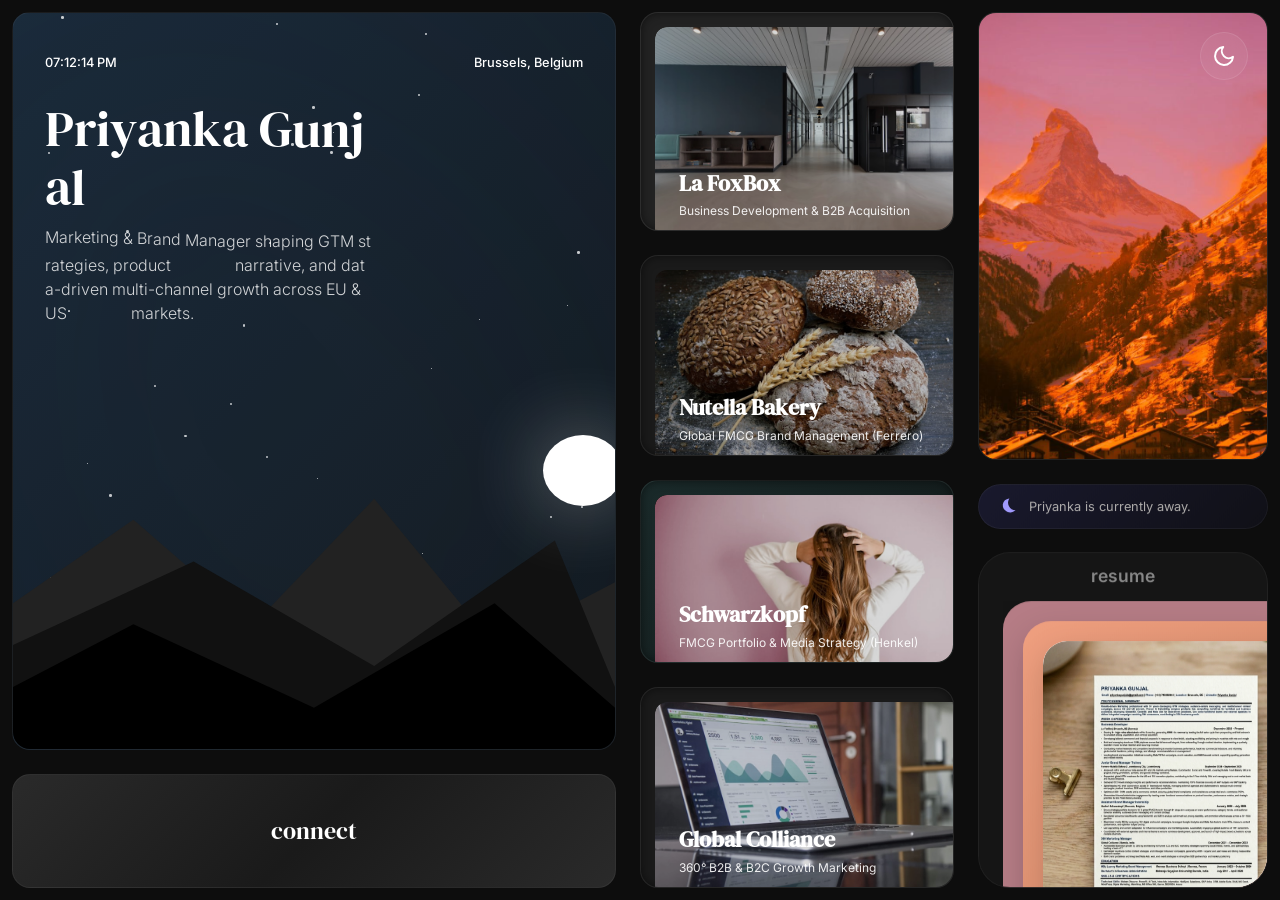
<file: index.html>
<!doctype html>
<html lang="en">
  <head>
    <meta charset="UTF-8" />
    <meta name="viewport" content="width=device-width, initial-scale=1.0" />
    <title>Priyanka Gunjal | Designer</title>
    <meta
      name="description"
      content="Personal portfolio of Priyanka Gunjal, a designer shaping products and experiences with intention."
    />
    <link rel="preconnect" href="https://fonts.googleapis.com" />
    <link rel="preconnect" href="https://fonts.gstatic.com" crossorigin />
    <link
      href="https://fonts.googleapis.com/css2?family=DM+Serif+Display&family=Inter:wght@300;400;500&display=swap"
      rel="stylesheet"
    />
    <link rel="stylesheet" href="style.css" />
  </head>
  <body class="home-page">
    <div id="card-follower" class="card-follower"></div>

    <button class="theme-toggle" id="theme-toggle" aria-label="Toggle theme">
      <svg
        class="theme-icon-light"
        viewBox="0 0 24 24"
        width="24"
        height="24"
        stroke="currentColor"
        stroke-width="2"
        fill="none"
        stroke-linecap="round"
        stroke-linejoin="round"
      >
        <circle cx="12" cy="12" r="5"></circle>
        <line x1="12" y1="1" x2="12" y2="3"></line>
        <line x1="12" y1="21" x2="12" y2="23"></line>
        <line x1="4.22" y1="4.22" x2="5.64" y2="5.64"></line>
        <line x1="18.36" y1="18.36" x2="19.78" y2="19.78"></line>
        <line x1="1" y1="12" x2="3" y2="12"></line>
        <line x1="21" y1="12" x2="23" y2="12"></line>
        <line x1="4.22" y1="19.78" x2="5.64" y2="18.36"></line>
        <line x1="18.36" y1="5.64" x2="19.78" y2="4.22"></line>
      </svg>
      <svg
        class="theme-icon-dark"
        viewBox="0 0 24 24"
        width="24"
        height="24"
        stroke="currentColor"
        stroke-width="2"
        fill="none"
        stroke-linecap="round"
        stroke-linejoin="round"
      >
        <path d="M21 12.79A9 9 0 1 1 11.21 3 7 7 0 0 0 21 12.79z"></path>
      </svg>
    </button>

    <main class="container">
      <div class="portfolio-grid">
        <!-- Column 1: Hero & Connect -->
        <div class="column col-left">
          <div class="grid-card hero-card">
            <a href="about.html" class="full-card-overlay"></a>
            <div class="hero-top">
              <span id="live-clock" class="clock">00:00:00 AM</span>
              <span class="location">Brussels, Belgium</span>
            </div>
            <div class="hero-body">
              <h1 class="name">Priyanka Gunjal</h1>
              <p class="tagline">
                Marketing & Brand Manager shaping GTM strategies, product
                narrative, and data-driven multi-channel growth across EU & US
                markets.
              </p>
            </div>
            <div class="bt-starry-bg hero-stars-container"></div>
            <div class="hero-celestial"></div>
            <div class="hero-mountains">
              <svg viewBox="0 0 500 150" preserveAspectRatio="none">
                <!-- Back Layer -->
                <path
                  class="mtn-layer mtn-back"
                  d="M0,150 L0,80 L100,40 L200,90 L300,30 L400,100 L500,70 L500,150 Z"
                />
                <!-- Mid Layer -->
                <path
                  class="mtn-layer mtn-mid"
                  d="M0,150 L0,100 L150,60 L300,110 L450,50 L500,120 L500,150 Z"
                />
                <!-- Front Layer -->
                <path
                  class="mtn-layer mtn-front"
                  d="M0,150 L0,120 L100,90 L250,130 L400,80 L500,130 L500,150 Z"
                />
              </svg>
            </div>
          </div>
          <div class="grid-card connect-card">
            <a
              href="https://www.linkedin.com/in/priyanka-gunjal"
              target="_blank"
              class="connect-inner"
            >
              <span class="connect-label">connect</span>
              <span
                class="connect-handle"
                data-text="linkedin.com/in/priyanka-gunjal"
              ></span>
            </a>
          </div>
        </div>

        <!-- Column 2: Project Stack -->
        <div class="column col-mid">
          <div class="grid-card project-card brownthought">
            <a href="project.html?id=lafoxbox" class="full-card-overlay"></a>
            <div class="bt-starry-bg"></div>
            <div class="bt-header">La FoxBox &rarr;</div>
            <div class="bt-content-layer">
              <img
                src="images/lafoxbox.jpeg"
                alt="La FoxBox"
                class="bt-bg-img"
              />
              <div class="bt-main-box">
                <h2>La FoxBox</h2>
                <p>Business Development & B2B Acquisition</p>
              </div>
            </div>
          </div>
          <div class="grid-card project-card petals">
            <a
              href="project.html?id=nutellabakery"
              class="full-card-overlay"
            ></a>
            <div class="petals-container"></div>
            <div class="bt-header">Nutella Bakery &rarr;</div>
            <div class="bt-content-layer">
              <img
                src="images/nutellabakery.jpeg"
                alt="Nutella Bakery"
                class="bt-bg-img"
              />
              <div class="bt-main-box">
                <h2>Nutella Bakery</h2>
                <p>Global FMCG Brand Management (Ferrero)</p>
              </div>
            </div>
          </div>
          <div class="grid-card project-card guppy">
            <a href="project.html?id=schwarzkopf" class="full-card-overlay"></a>
            <div class="bubbles-container"></div>
            <div class="bt-header">Schwarzkopf &rarr;</div>
            <div class="bt-content-layer">
              <img
                src="images/schwarzkopf.jpeg"
                alt="Schwarzkopf"
                class="bt-bg-img"
              />
              <div class="bt-main-box">
                <h2>Schwarzkopf</h2>
                <p>FMCG Portfolio & Media Strategy (Henkel)</p>
              </div>
            </div>
          </div>
          <div class="grid-card project-card birthdays">
            <a
              href="project.html?id=globalcolliance"
              class="full-card-overlay"
            ></a>
            <div class="bt-header">Global Colliance &rarr;</div>
            <div class="bt-content-layer">
              <img
                src="images/globalcolliance.jpeg"
                alt="Global Colliance"
                class="bt-bg-img"
              />
              <div class="bt-main-box">
                <h2>Global Colliance</h2>
                <p>360&deg; B2B & B2C Growth Marketing</p>
              </div>
            </div>
          </div>
        </div>

        <!-- Column 3: Image, Status, Resume -->
        <div class="column col-right">
          <div class="grid-card image-card">
            <img
              src="images/portrait.jpeg"
              alt="Scenic View"
              class="scenic-img"
            />
          </div>
          <div class="grid-card status-card">
            <a
              href="mailto:priyankagunjalx@gmail.com"
              class="full-card-overlay"
            ></a>
            <div class="status-content">
              <span class="status-icon">
                <svg
                  viewBox="0 0 24 24"
                  width="20"
                  height="20"
                  fill="currentColor"
                >
                  <path
                    d="M12 3c.132 0 .263 0 .393.007a9 9 0 0 0 7.5 13.923 9 9 0 0 1-15.35-6.93A9 9 0 0 1 12 3z"
                  />
                </svg>
              </span>
              <div class="status-text-container">
                <span class="status-base">Priyanka is currently away.</span>
                <span class="status-reveal" data-text="Leave a message?"></span>
              </div>
            </div>
          </div>
          <div class="grid-card resume-card">
            <a
              href="resume/PriyankaGunjal.CV_.docx.pdf"
              download="PriyankaGunjal.CV_.pdf"
              class="full-card-overlay"
            ></a>
            <div class="resume-header">
              <span class="resume-label"></span>
            </div>
            <div class="resume-stack">
              <div class="resume-layer layer-bg-1"></div>
              <div class="resume-layer layer-bg-2"></div>
              <div class="resume-layer layer-top">
                <img src="images/resume.jpeg" alt="Resume" class="resume-img" />
              </div>
            </div>
          </div>
        </div>
      </div>
    </main>

    <!-- GSAP for animations -->
    <script src="https://cdnjs.cloudflare.com/ajax/libs/gsap/3.12.5/gsap.min.js"></script>
    <script src="script.js"></script>
  </body>
</html>
</file>
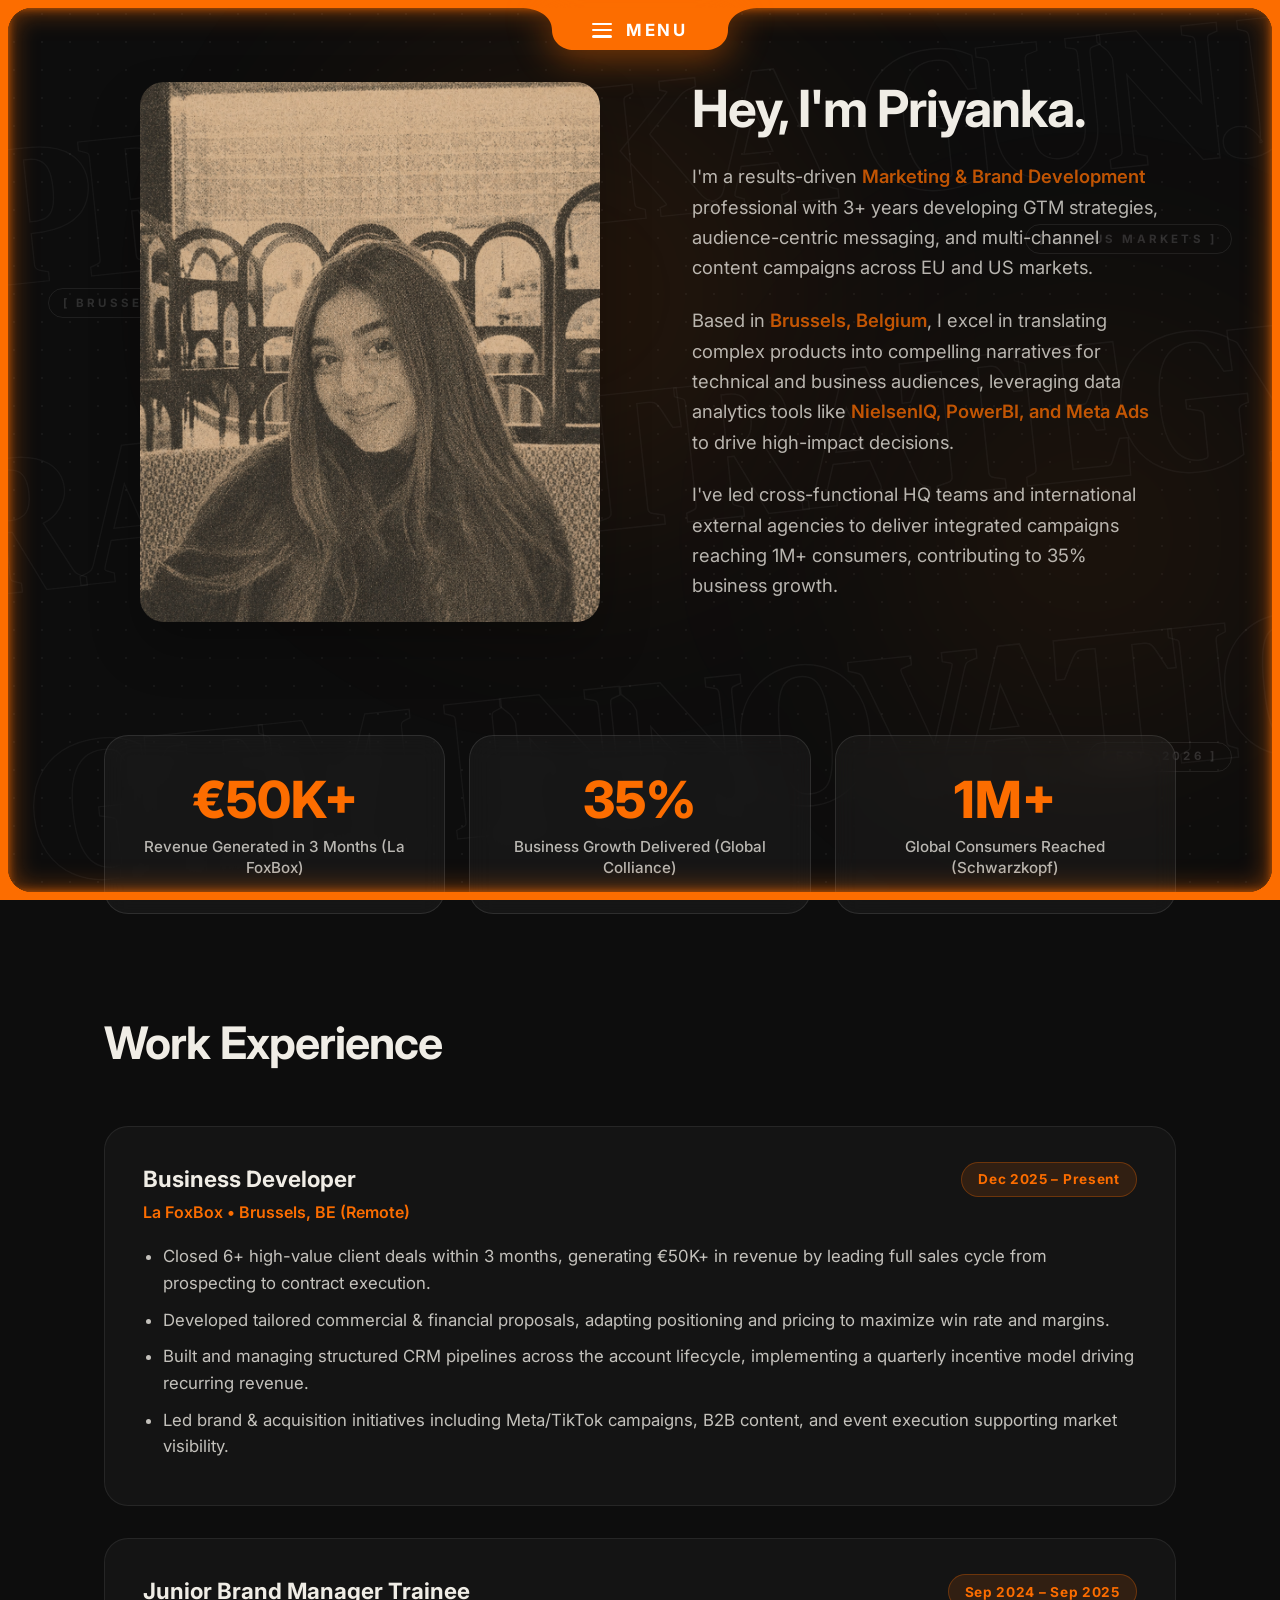
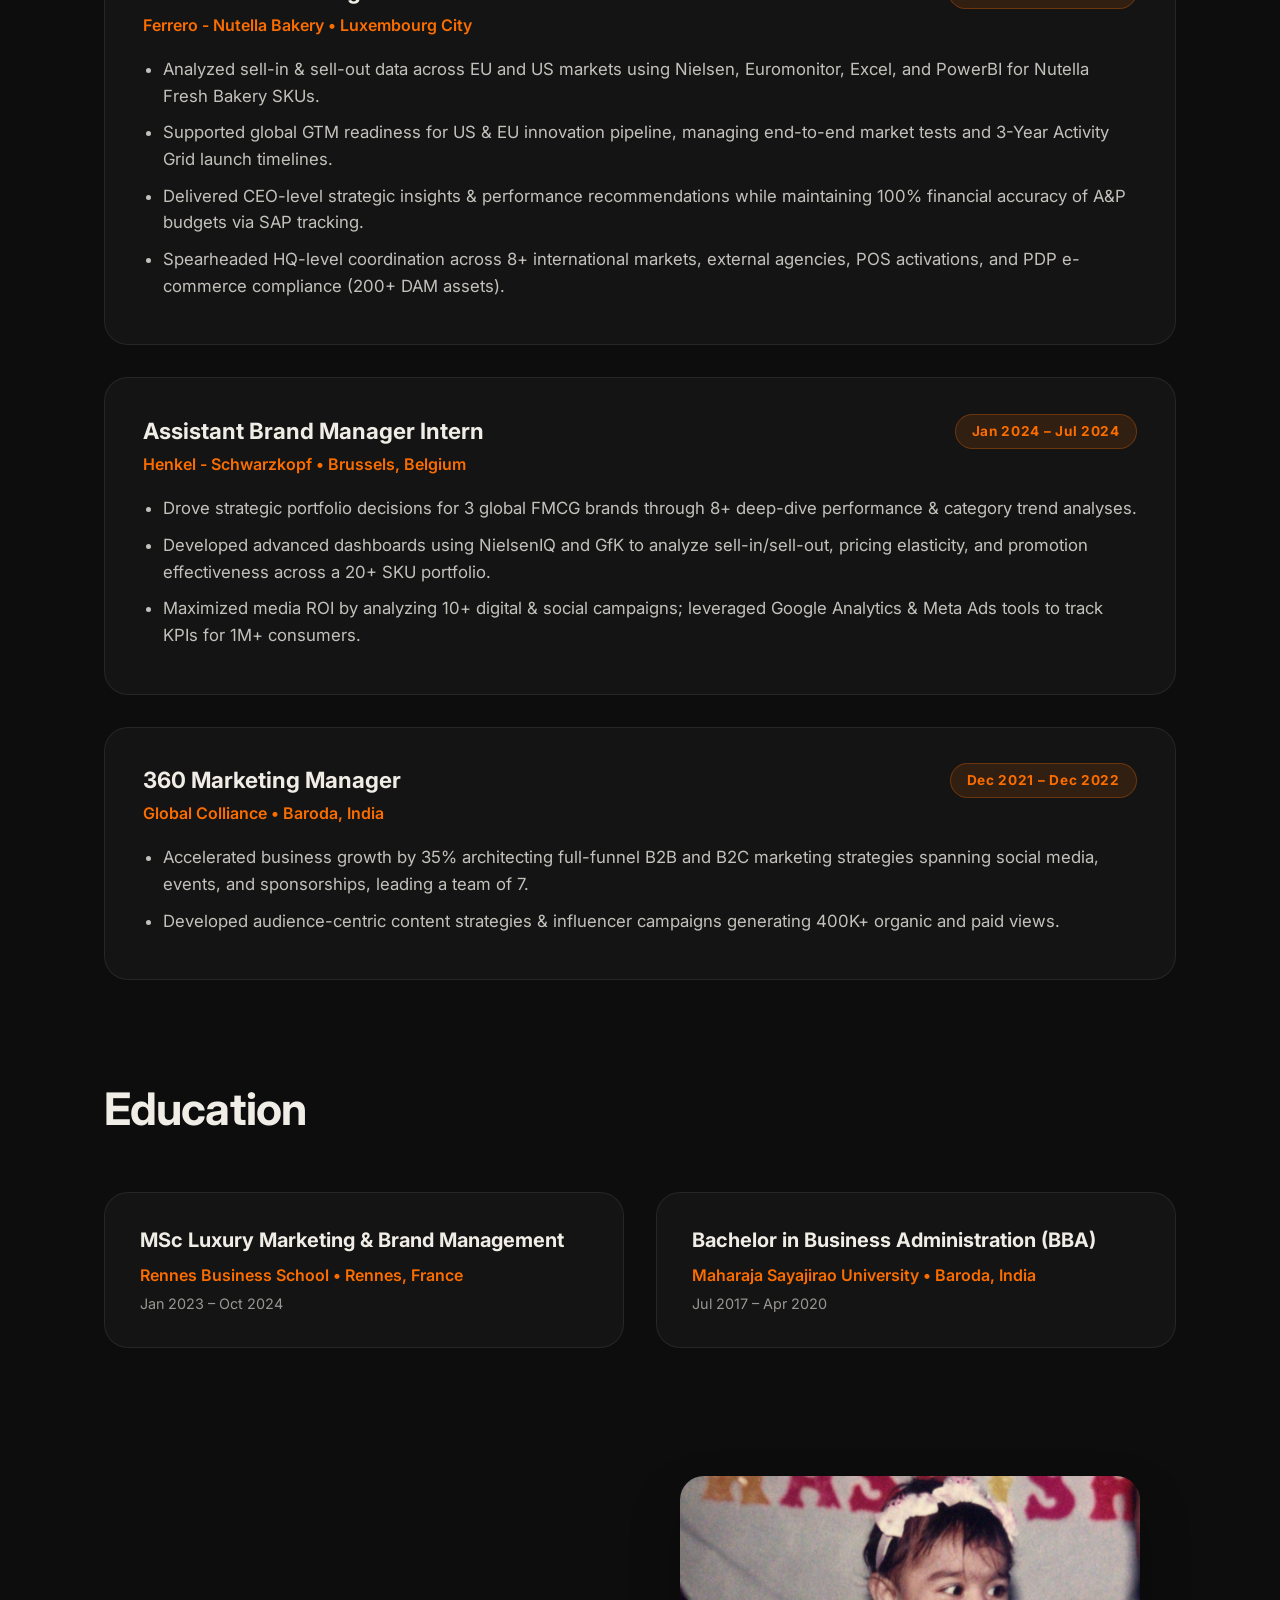
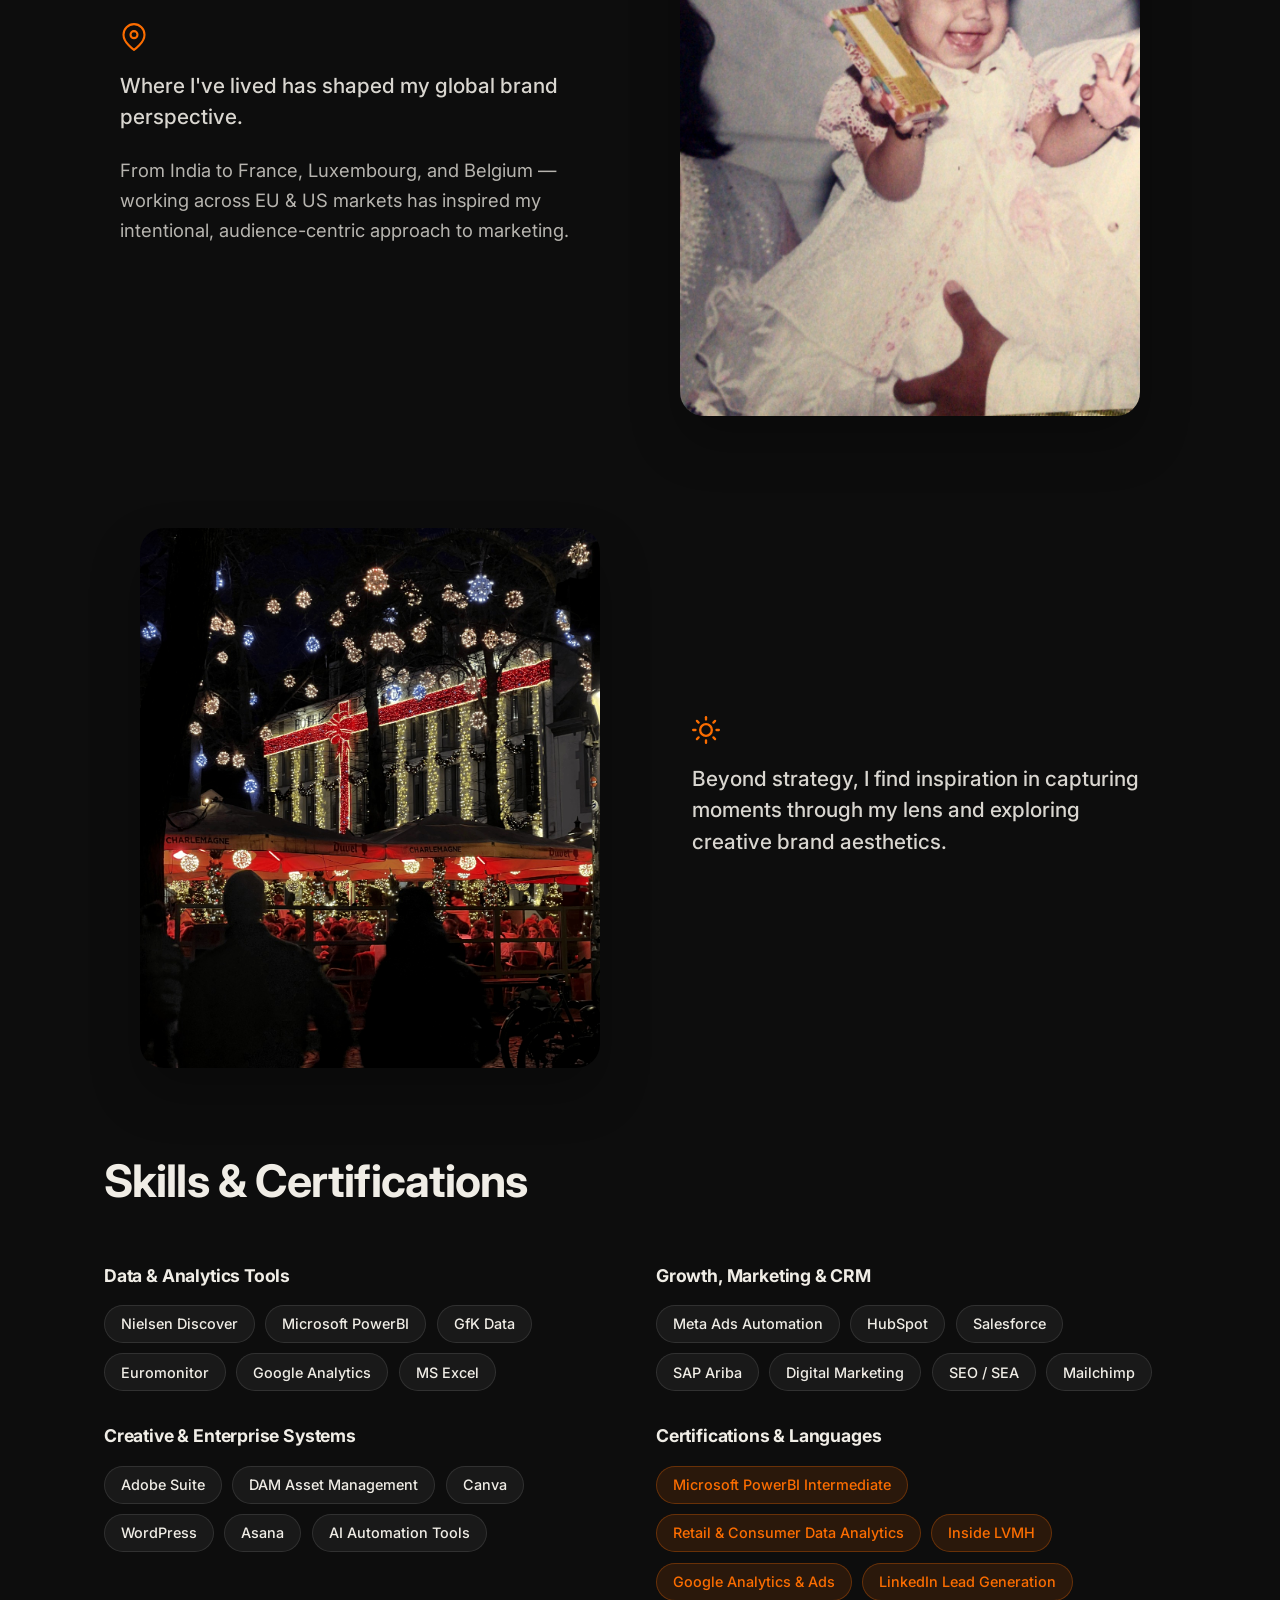
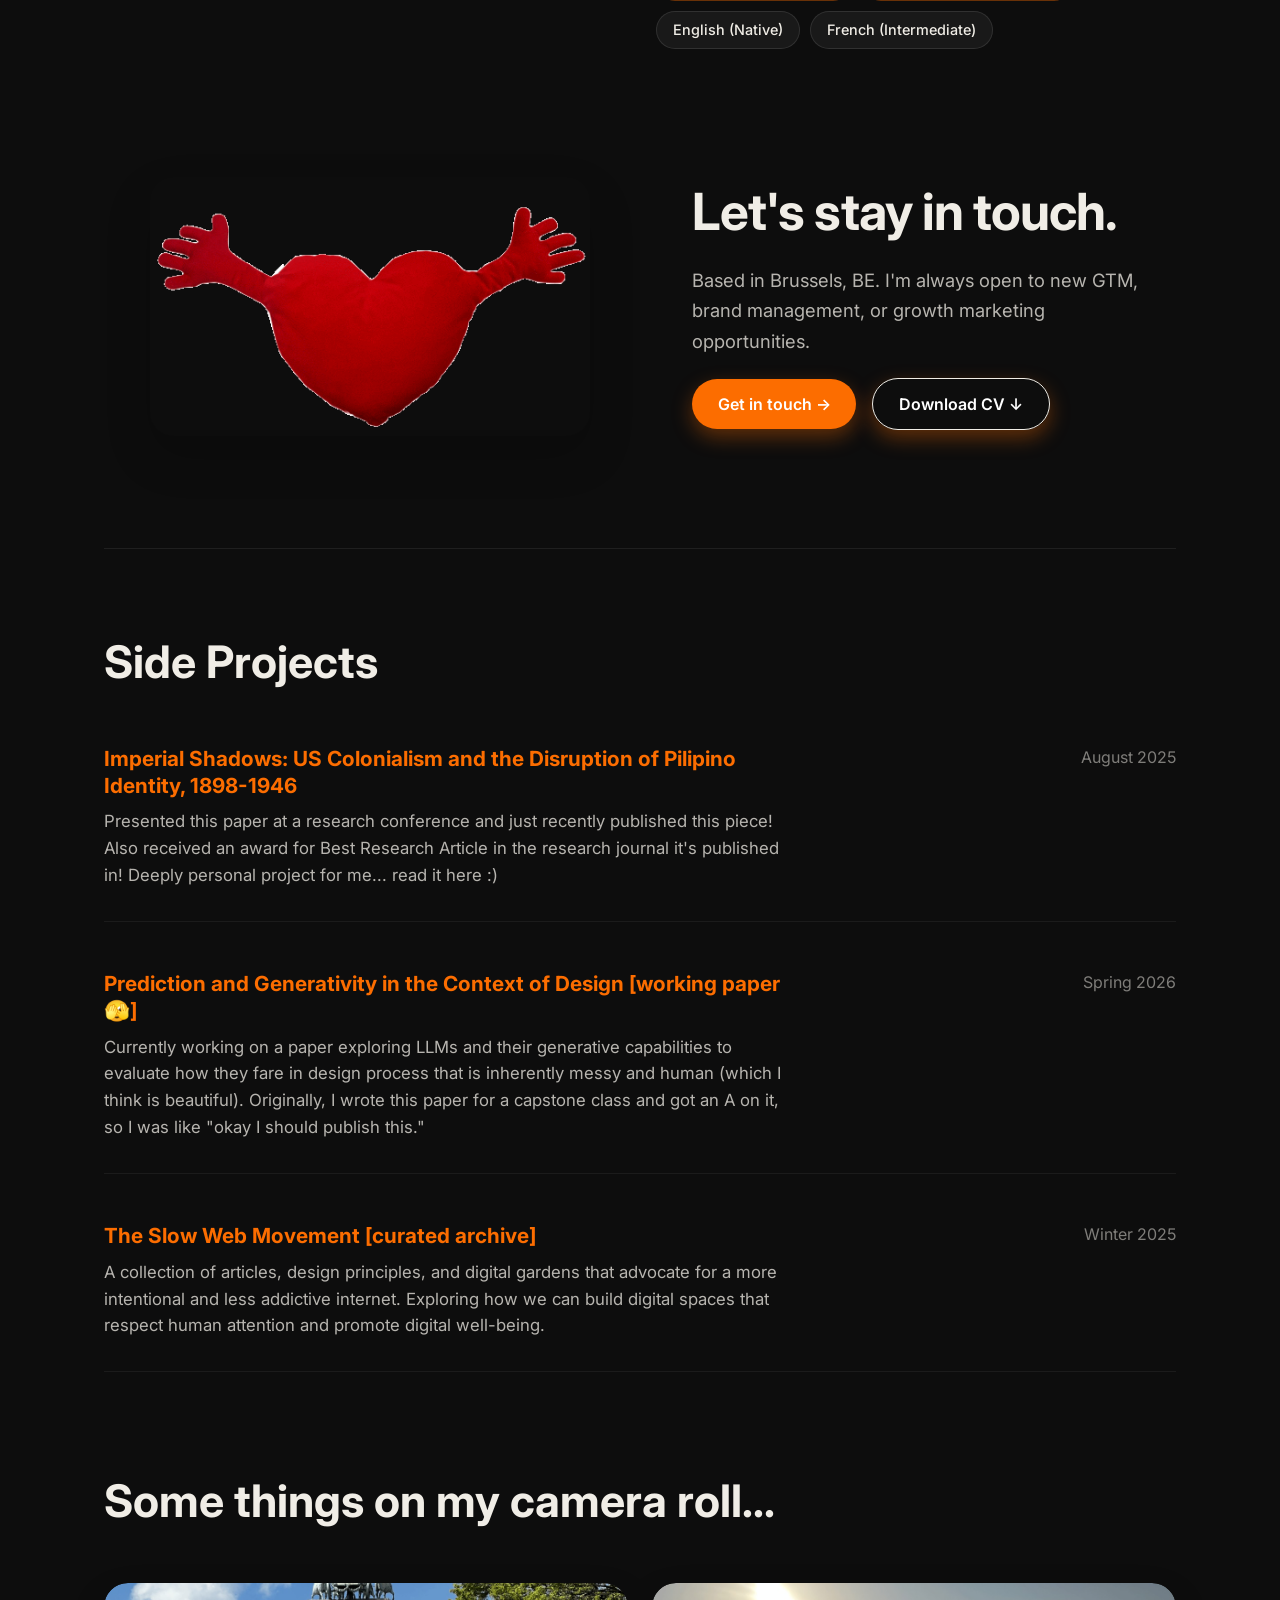
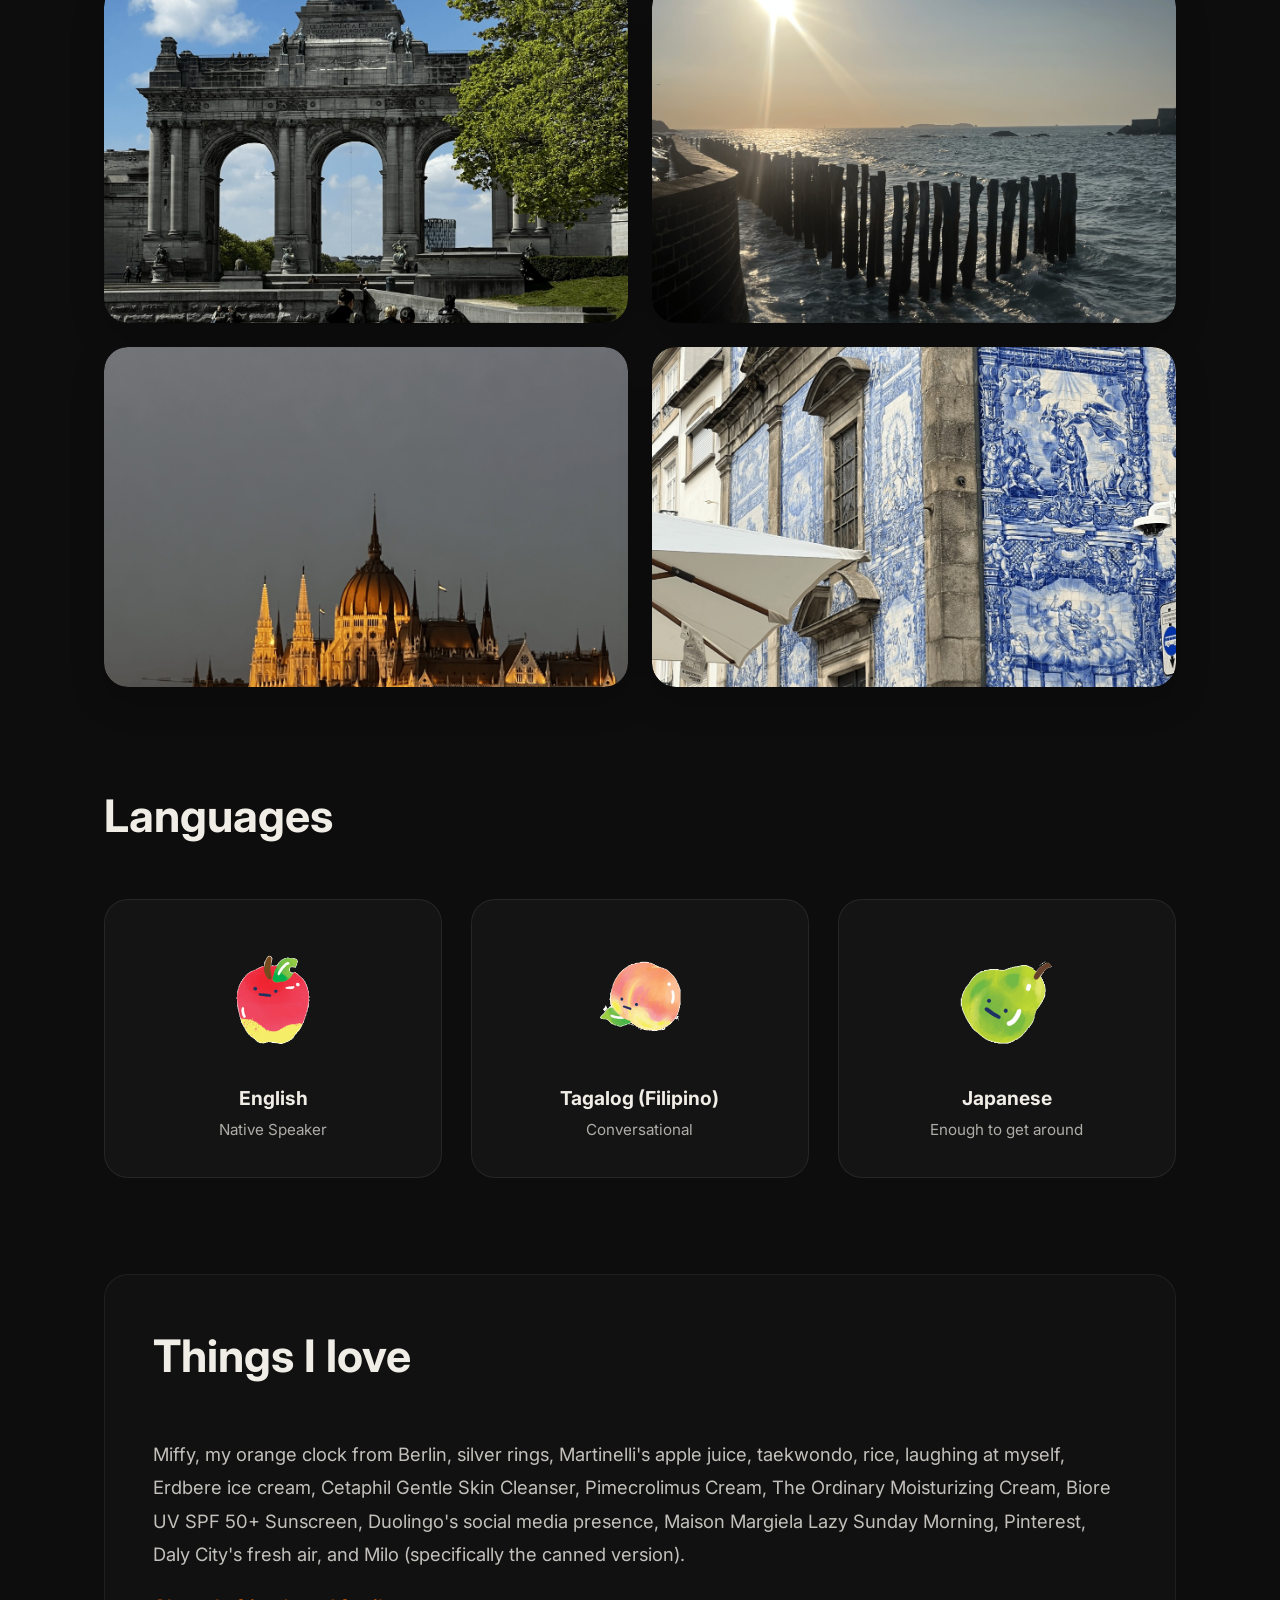
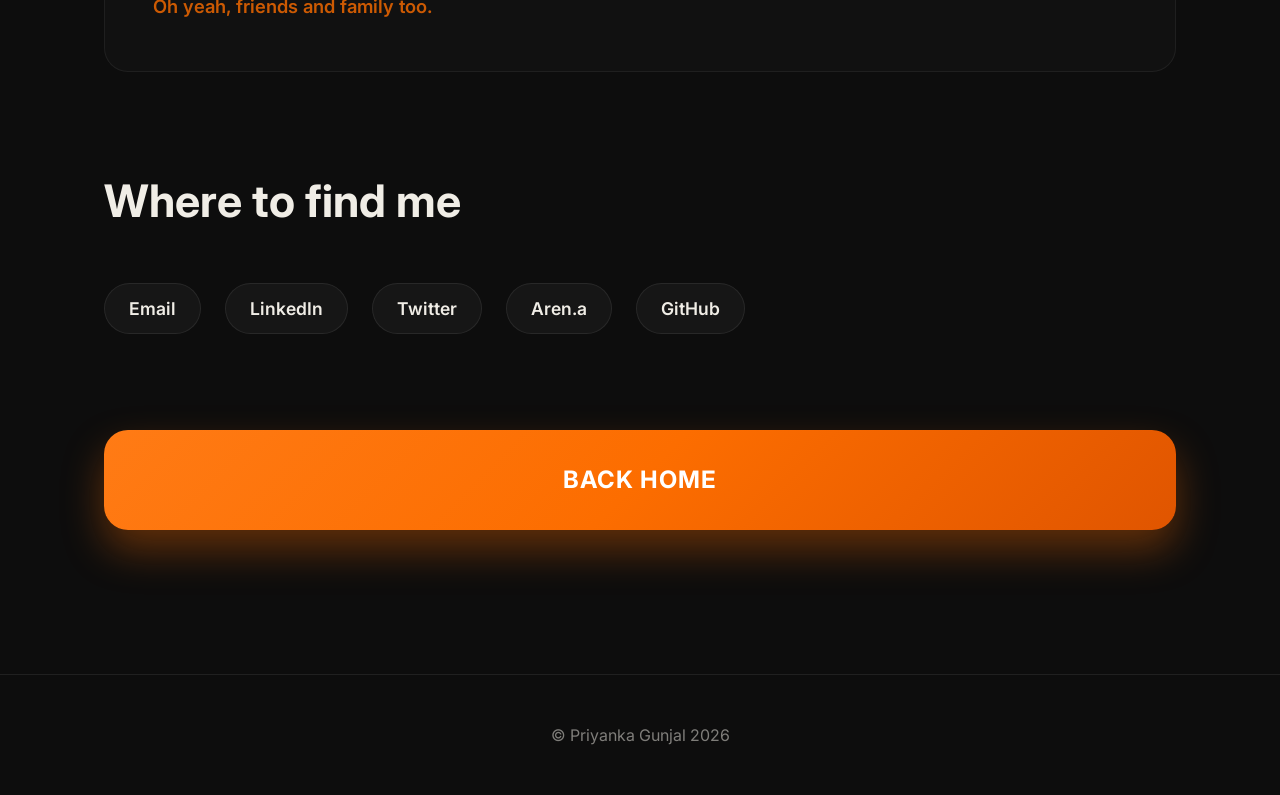
<file: about.html>
<!doctype html>
<html lang="en">
  <head>
    <meta charset="UTF-8" />
    <meta name="viewport" content="width=device-width, initial-scale=1.0" />
    <title>About | Priyanka Gunjal</title>
    <link rel="preconnect" href="https://fonts.googleapis.com" />
    <link rel="preconnect" href="https://fonts.gstatic.com" crossorigin />
    <link
      href="https://fonts.googleapis.com/css2?family=DM+Serif+Display&family=Inter:wght@300;400;500;600&display=swap"
      rel="stylesheet"
    />
    <link rel="stylesheet" href="style.css" />
  </head>
  <body>
    <!-- Screen Window Frame -->
    <div class="screen-frame">
      <div class="frame-corner corner-tl"></div>
      <div class="frame-corner corner-tr"></div>
      <div class="frame-corner corner-bl"></div>
      <div class="frame-corner corner-br"></div>
    </div>

    <!-- Subpage Watermark Backdrop -->
    <div class="subpage-watermark-bg">
      <div class="watermark-grid-pattern"></div>
      <div class="watermark-glow-1"></div>
      <div class="watermark-glow-2"></div>
      <div class="watermark-text-huge top-text">Priyanka Gunjal</div>
      <div class="watermark-text-huge mid-text">Brand Strategy</div>
      <div class="watermark-text-huge bottom-text">GTM Innovation</div>
      <div class="watermark-badge pos-tl">[ BRUSSELS &bull; BE ]</div>
      <div class="watermark-badge pos-tr">[ EU / US MARKETS ]</div>
      <div class="watermark-badge pos-br">[ EST. 2026 ]</div>
    </div>

    <!-- Floating Notch Menu -->
    <div class="floating-notch-menu" id="floating-notch-menu" aria-label="Floating Notch Menu">
      <svg class="notch-bg-svg" viewBox="0 0 240 42" preserveAspectRatio="none">
        <path d="M 0 0 C 18 0 32 8 32 22 C 32 34 42 42 54 42 L 186 42 C 198 42 208 34 208 22 C 208 8 222 0 240 0 Z" fill="#fc6d00" />
      </svg>
      <div class="notch-inner">
        <div class="notch-hamburger">
          <span></span>
          <span></span>
          <span></span>
        </div>
        <span class="notch-label">MENU</span>
      </div>
    </div>

    <!-- Full-Screen Seamless Watermark Menu Overlay -->
    <div class="notch-menu-overlay" id="notch-menu-overlay" aria-hidden="true">
      <div class="menu-watermark-bg">
        <div class="menu-watermark-grid"></div>
        <div class="menu-watermark-glow"></div>
        <div class="menu-watermark-text">PRIYANKA GUNJAL</div>
      </div>
      <div class="notch-list-container">
        <a href="index.html" class="notch-list-item"><span class="paper-strip">Home</span></a>
        <a href="about.html" class="notch-list-item"><span class="paper-strip">About</span></a>
        <a href="project.html?id=lafoxbox" class="notch-list-item"><span class="paper-strip">La FoxBox</span></a>
        <a href="project.html?id=nutellabakery" class="notch-list-item"><span class="paper-strip">Nutella Bakery</span></a>
        <a href="project.html?id=schwarzkopf" class="notch-list-item"><span class="paper-strip">Schwarzkopf</span></a>
        <a href="project.html?id=globalcolliance" class="notch-list-item"><span class="paper-strip">Global Colliance</span></a>
        <a href="resume/PriyankaGunjal.CV_.docx.pdf" target="_blank" class="notch-list-item"><span class="paper-strip">Resume / CV</span></a>
        <a href="mailto:priyankagunjalx@gmail.com" class="notch-list-item"><span class="paper-strip">Contact</span></a>
      </div>
    </div>

    <div class="about-wrapper">
      <main class="about-layout fade-section">
        <div class="about-image-box">
          <img src="images/about.png" alt="Priyanka Gunjal" />
        </div>

        <article class="about-text">
          <h1 class="headline">Hey, I'm Priyanka.</h1>

          <p class="bio-para">
            I'm a results-driven <strong>Marketing & Brand Development</strong> professional with 3+ years developing GTM strategies, audience-centric messaging, and multi-channel content campaigns across EU and US markets.
          </p>

          <p class="bio-para">
            Based in <strong>Brussels, Belgium</strong>, I excel in translating complex products into compelling narratives for technical and business audiences, leveraging data analytics tools like <strong>NielsenIQ, PowerBI, and Meta Ads</strong> to drive high-impact decisions.
          </p>

          <p class="bio-para">
            I've led cross-functional HQ teams and international external agencies to deliver integrated campaigns reaching 1M+ consumers, contributing to 35% business growth.
          </p>
        </article>
      </main>

      <!-- Key Impact Metrics Ribbon -->
      <section class="metrics-ribbon fade-section">
        <div class="metric-card">
          <div class="metric-number">&euro;50K+</div>
          <div class="metric-label">Revenue Generated in 3 Months (La FoxBox)</div>
        </div>
        <div class="metric-card">
          <div class="metric-number">35%</div>
          <div class="metric-label">Business Growth Delivered (Global Colliance)</div>
        </div>
        <div class="metric-card">
          <div class="metric-number">1M+</div>
          <div class="metric-label">Global Consumers Reached (Schwarzkopf)</div>
        </div>
      </section>

      <!-- Work Experience Timeline -->
      <section class="fade-section">
        <h2 class="section-title">Work Experience</h2>
        <div class="experience-timeline">
          
          <div class="timeline-card">
            <div class="timeline-header">
              <div>
                <h3 class="timeline-role">Business Developer</h3>
                <span class="timeline-company">La FoxBox &bull; Brussels, BE (Remote)</span>
              </div>
              <span class="timeline-badge">Dec 2025 &ndash; Present</span>
            </div>
            <ul class="timeline-bullets">
              <li>Closed 6+ high-value client deals within 3 months, generating &euro;50K+ in revenue by leading full sales cycle from prospecting to contract execution.</li>
              <li>Developed tailored commercial & financial proposals, adapting positioning and pricing to maximize win rate and margins.</li>
              <li>Built and managing structured CRM pipelines across the account lifecycle, implementing a quarterly incentive model driving recurring revenue.</li>
              <li>Led brand & acquisition initiatives including Meta/TikTok campaigns, B2B content, and event execution supporting market visibility.</li>
            </ul>
          </div>

          <div class="timeline-card">
            <div class="timeline-header">
              <div>
                <h3 class="timeline-role">Junior Brand Manager Trainee</h3>
                <span class="timeline-company">Ferrero - Nutella Bakery &bull; Luxembourg City</span>
              </div>
              <span class="timeline-badge">Sep 2024 &ndash; Sep 2025</span>
            </div>
            <ul class="timeline-bullets">
              <li>Analyzed sell-in & sell-out data across EU and US markets using Nielsen, Euromonitor, Excel, and PowerBI for Nutella Fresh Bakery SKUs.</li>
              <li>Supported global GTM readiness for US & EU innovation pipeline, managing end-to-end market tests and 3-Year Activity Grid launch timelines.</li>
              <li>Delivered CEO-level strategic insights & performance recommendations while maintaining 100% financial accuracy of A&P budgets via SAP tracking.</li>
              <li>Spearheaded HQ-level coordination across 8+ international markets, external agencies, POS activations, and PDP e-commerce compliance (200+ DAM assets).</li>
            </ul>
          </div>

          <div class="timeline-card">
            <div class="timeline-header">
              <div>
                <h3 class="timeline-role">Assistant Brand Manager Intern</h3>
                <span class="timeline-company">Henkel - Schwarzkopf &bull; Brussels, Belgium</span>
              </div>
              <span class="timeline-badge">Jan 2024 &ndash; Jul 2024</span>
            </div>
            <ul class="timeline-bullets">
              <li>Drove strategic portfolio decisions for 3 global FMCG brands through 8+ deep-dive performance & category trend analyses.</li>
              <li>Developed advanced dashboards using NielsenIQ and GfK to analyze sell-in/sell-out, pricing elasticity, and promotion effectiveness across a 20+ SKU portfolio.</li>
              <li>Maximized media ROI by analyzing 10+ digital & social campaigns; leveraged Google Analytics & Meta Ads tools to track KPIs for 1M+ consumers.</li>
            </ul>
          </div>

          <div class="timeline-card">
            <div class="timeline-header">
              <div>
                <h3 class="timeline-role">360 Marketing Manager</h3>
                <span class="timeline-company">Global Colliance &bull; Baroda, India</span>
              </div>
              <span class="timeline-badge">Dec 2021 &ndash; Dec 2022</span>
            </div>
            <ul class="timeline-bullets">
              <li>Accelerated business growth by 35% architecting full-funnel B2B and B2C marketing strategies spanning social media, events, and sponsorships, leading a team of 7.</li>
              <li>Developed audience-centric content strategies & influencer campaigns generating 400K+ organic and paid views.</li>
            </ul>
          </div>

        </div>
      </section>

      <!-- Education & Qualifications -->
      <section class="fade-section">
        <h2 class="section-title">Education</h2>
        <div class="education-grid">
          <div class="edu-card">
            <h3 class="edu-degree">MSc Luxury Marketing & Brand Management</h3>
            <div class="edu-school">Rennes Business School &bull; Rennes, France</div>
            <div class="edu-date">Jan 2023 &ndash; Oct 2024</div>
          </div>
          <div class="edu-card">
            <h3 class="edu-degree">Bachelor in Business Administration (BBA)</h3>
            <div class="edu-school">Maharaja Sayajirao University &bull; Baroda, India</div>
            <div class="edu-date">Jul 2017 &ndash; Apr 2020</div>
          </div>
        </div>
      </section>

      <!-- Story & Personal Journey Image Sections (Restored Images) -->
      <section class="about-layout reverse fade-section" style="margin-bottom: 5rem;">
        <article class="about-text">
          <div class="icon-box">
            <svg
              width="28"
              height="28"
              viewBox="0 0 24 24"
              fill="none"
              stroke="currentColor"
              stroke-width="1.8"
              stroke-linecap="round"
              stroke-linejoin="round"
            >
              <path d="M21 10c0 7-9 13-9 13s-9-6-9-13a9 9 0 0 1 18 0z"></path>
              <circle cx="12" cy="10" r="3"></circle>
            </svg>
          </div>
          <p class="bio-para highlight">
            Where I've lived has shaped my global brand perspective.
          </p>
          <p class="bio-para">
            From India to France, Luxembourg, and Belgium &mdash; working across EU & US markets has inspired my intentional, audience-centric approach to marketing.
          </p>
        </article>

        <div class="about-image-box">
          <img
            src="images/childhood_image.JPG.jpeg"
            alt="Priyanka's journey"
          />
        </div>
      </section>

      <section class="about-layout fade-section" style="margin-bottom: 5rem;">
        <div class="about-image-box">
          <img src="images/light.jpeg" alt="Priyanka's creative vision" />
        </div>

        <article class="about-text">
          <div class="icon-box">
            <svg
              width="28"
              height="28"
              viewBox="0 0 24 24"
              fill="none"
              stroke="currentColor"
              stroke-width="2"
              stroke-linecap="round"
              stroke-linejoin="round"
            >
              <circle cx="12" cy="12" r="5"></circle>
              <line x1="12" y1="1" x2="12" y2="3"></line>
              <line x1="12" y1="21" x2="12" y2="23"></line>
              <line x1="4.22" y1="4.22" x2="5.64" y2="5.64"></line>
              <line x1="18.36" y1="18.36" x2="19.78" y2="19.78"></line>
              <line x1="1" y1="12" x2="3" y2="12"></line>
              <line x1="21" y1="12" x2="23" y2="12"></line>
              <line x1="4.22" y1="19.78" x2="5.64" y2="18.36"></line>
              <line x1="18.36" y1="5.64" x2="19.78" y2="4.22"></line>
            </svg>
          </div>
          <p class="bio-para highlight">
            Beyond strategy, I find inspiration in capturing moments through my lens and exploring creative brand aesthetics.
          </p>
        </article>
      </section>

      <!-- Technical Skills & Certifications Matrix -->
      <section class="fade-section">
        <h2 class="section-title">Skills & Certifications</h2>
        <div class="skills-container">
          <div>
            <div class="skill-category-title">Data & Analytics Tools</div>
            <div class="skill-tags">
              <span class="skill-pill">Nielsen Discover</span>
              <span class="skill-pill">Microsoft PowerBI</span>
              <span class="skill-pill">GfK Data</span>
              <span class="skill-pill">Euromonitor</span>
              <span class="skill-pill">Google Analytics</span>
              <span class="skill-pill">MS Excel</span>
            </div>
          </div>

          <div>
            <div class="skill-category-title">Growth, Marketing & CRM</div>
            <div class="skill-tags">
              <span class="skill-pill">Meta Ads Automation</span>
              <span class="skill-pill">HubSpot</span>
              <span class="skill-pill">Salesforce</span>
              <span class="skill-pill">SAP Ariba</span>
              <span class="skill-pill">Digital Marketing</span>
              <span class="skill-pill">SEO / SEA</span>
              <span class="skill-pill">Mailchimp</span>
            </div>
          </div>

          <div>
            <div class="skill-category-title">Creative & Enterprise Systems</div>
            <div class="skill-tags">
              <span class="skill-pill">Adobe Suite</span>
              <span class="skill-pill">DAM Asset Management</span>
              <span class="skill-pill">Canva</span>
              <span class="skill-pill">WordPress</span>
              <span class="skill-pill">Asana</span>
              <span class="skill-pill">AI Automation Tools</span>
            </div>
          </div>

          <div>
            <div class="skill-category-title">Certifications & Languages</div>
            <div class="skill-tags">
              <span class="skill-pill cert">Microsoft PowerBI Intermediate</span>
              <span class="skill-pill cert">Retail & Consumer Data Analytics</span>
              <span class="skill-pill cert">Inside LVMH</span>
              <span class="skill-pill cert">Google Analytics & Ads</span>
              <span class="skill-pill cert">LinkedIn Lead Generation</span>
              <span class="skill-pill">English (Native)</span>
              <span class="skill-pill">French (Intermediate)</span>
            </div>
          </div>
        </div>
      </section>

      <!-- Contact CTA Section -->
      <section class="about-layout fade-section">
        <div class="giphy-box" style="border-radius: 24px; overflow: hidden; box-shadow: 0 20px 45px rgba(0, 0, 0, 0.18); max-width: 440px; justify-self: center;">
          <img src="GIF/waving-heart.gif" alt="Let's stay in touch" style="width: 100%; height: auto; display: block; border-radius: 24px;" />
        </div>

        <article class="about-text">
          <h2 class="headline">Let's stay in touch.</h2>
          <p class="bio-para">
            Based in Brussels, BE. I'm always open to new GTM, brand management, or growth marketing opportunities.
          </p>
          <div style="display: flex; gap: 1rem; align-items: center; flex-wrap: wrap;">
            <a href="mailto:priyankagunjalx@gmail.com" class="cta-link-btn"
              >Get in touch &rarr;</a
            >
            <a href="resume/PriyankaGunjal.CV_.docx.pdf" target="_blank" class="cta-link-btn" style="background: transparent; border: 1px solid var(--text-color); color: var(--text-color);"
              >Download CV &darr;</a
            >
          </div>
        </article>
      </section>

      <section class="side-projects-section">
        <h2 class="side-projects-title">Side Projects</h2>

        <div class="project-row">
          <div class="project-info">
            <a href="#" class="project-title-link"
              >Imperial Shadows: US Colonialism and the Disruption of Pilipino
              Identity, 1898-1946</a
            >
            <p class="project-summary">
              Presented this paper at a research conference and just recently
              published this piece! Also received an award for Best Research
              Article in the research journal it's published in! Deeply personal
              project for me... read it here :)
            </p>
          </div>
          <div class="project-date">August 2025</div>
        </div>

        <div class="project-row">
          <div class="project-info">
            <a href="#" class="project-title-link"
              >Prediction and Generativity in the Context of Design [working
              paper 🫣]</a
            >
            <p class="project-summary">
              Currently working on a paper exploring LLMs and their generative
              capabilities to evaluate how they fare in design process that is
              inherently messy and human (which I think is beautiful).
              Originally, I wrote this paper for a capstone class and got an A
              on it, so I was like "okay I should publish this."
            </p>
          </div>
          <div class="project-date">Spring 2026</div>
        </div>

        <div class="project-row">
          <div class="project-info">
            <a href="#" class="project-title-link"
              >The Slow Web Movement [curated archive]</a
            >
            <p class="project-summary">
              A collection of articles, design principles, and digital gardens
              that advocate for a more intentional and less addictive internet.
              Exploring how we can build digital spaces that respect human
              attention and promote digital well-being.
            </p>
          </div>
          <div class="project-date">Winter 2025</div>
        </div>
      </section>

      <section class="camera-roll-section">
        <h2 class="camera-roll-title">Some things on my camera roll...</h2>

        <div class="camera-roll-grid">
          <!-- Column 1 Flow -->
          <div class="camera-roll-item cr-1">
            <img src="images/photo1.jpeg" alt="Camera roll 1" />
          </div>
          <div class="camera-roll-item cr-3">
            <img src="images/photo3.jpeg" alt="Camera roll 3" />
          </div>

          <!-- Column 2 Flow -->
          <div class="camera-roll-item cr-2">
            <img src="images/photo2.jpeg" alt="Camera roll 2" />
          </div>
          <div class="camera-roll-item cr-4">
            <img src="images/photo4.jpeg" alt="Camera roll 4" />
          </div>
        </div>
      </section>

      <section class="languages-section">
        <h2 class="camera-roll-title">Languages</h2>

        <div class="languages-grid">
          <!-- English -->
          <div class="lang-card">
            <div class="lang-sticker">
              <img src="GIF/english.gif" alt="English" style="width: 130px; height: 130px; object-fit: contain; border-radius: 16px;" />
            </div>
            <h3>English</h3>
            <p>Native Speaker</p>
          </div>

          <!-- Tagalog -->
          <div class="lang-card">
            <div class="lang-sticker">
              <img src="GIF/tagalog.gif" alt="Tagalog" style="width: 130px; height: 130px; object-fit: contain; border-radius: 16px;" />
            </div>
            <h3>Tagalog (Filipino)</h3>
            <p>Conversational</p>
          </div>

          <!-- Japanese -->
          <div class="lang-card">
            <div class="lang-sticker">
              <img src="GIF/japanese.gif" alt="Japanese" style="width: 130px; height: 130px; object-fit: contain; border-radius: 16px;" />
            </div>
            <h3>Japanese</h3>
            <p>Enough to get around</p>
          </div>
        </div>
      </section>

      <section class="things-love-section">
        <h2 class="camera-roll-title">Things I love</h2>
        <p class="things-love-text">
          Miffy, my orange clock from Berlin, silver rings, Martinelli's apple
          juice, taekwondo, rice, laughing at myself, Erdbere ice cream,
          Cetaphil Gentle Skin Cleanser, Pimecrolimus Cream, The Ordinary
          Moisturizing Cream, Biore UV SPF 50+ Sunscreen, Duolingo's social
          media presence, Maison Margiela Lazy Sunday Morning, Pinterest, Daly
          City's fresh air, and Milo (specifically the canned version).
          <span>Oh yeah, friends and family too.</span>
        </p>
      </section>

      <section class="social-links-section">
        <h2 class="camera-roll-title">Where to find me</h2>
        <div class="social-list">
          <a href="mailto:example@gmail.com" class="social-link-item">Email</a>
          <a href="#" class="social-link-item">LinkedIn</a>
          <a href="#" class="social-link-item">Twitter</a>
          <a href="#" class="social-link-item">Aren.a</a>
          <a href="#" class="social-link-item">GitHub</a>
        </div>
      </section>

      <footer class="footer-cta-container">
        <a href="index.html" class="back-home-bar">
          <span>back home</span>
        </a>
      </footer>
    </div>

    <div class="fixed-footer">
      <p class="copyright-text">&copy; Priyanka Gunjal 2026</p>
    </div>

    <script src="https://cdnjs.cloudflare.com/ajax/libs/gsap/3.12.5/gsap.min.js"></script>
    <script>
      // Theme Synchronization only
      const savedTheme = localStorage.getItem("portfolio-theme");
    </script>
    <script src="script.js"></script>
  </body>
</html>
</file>
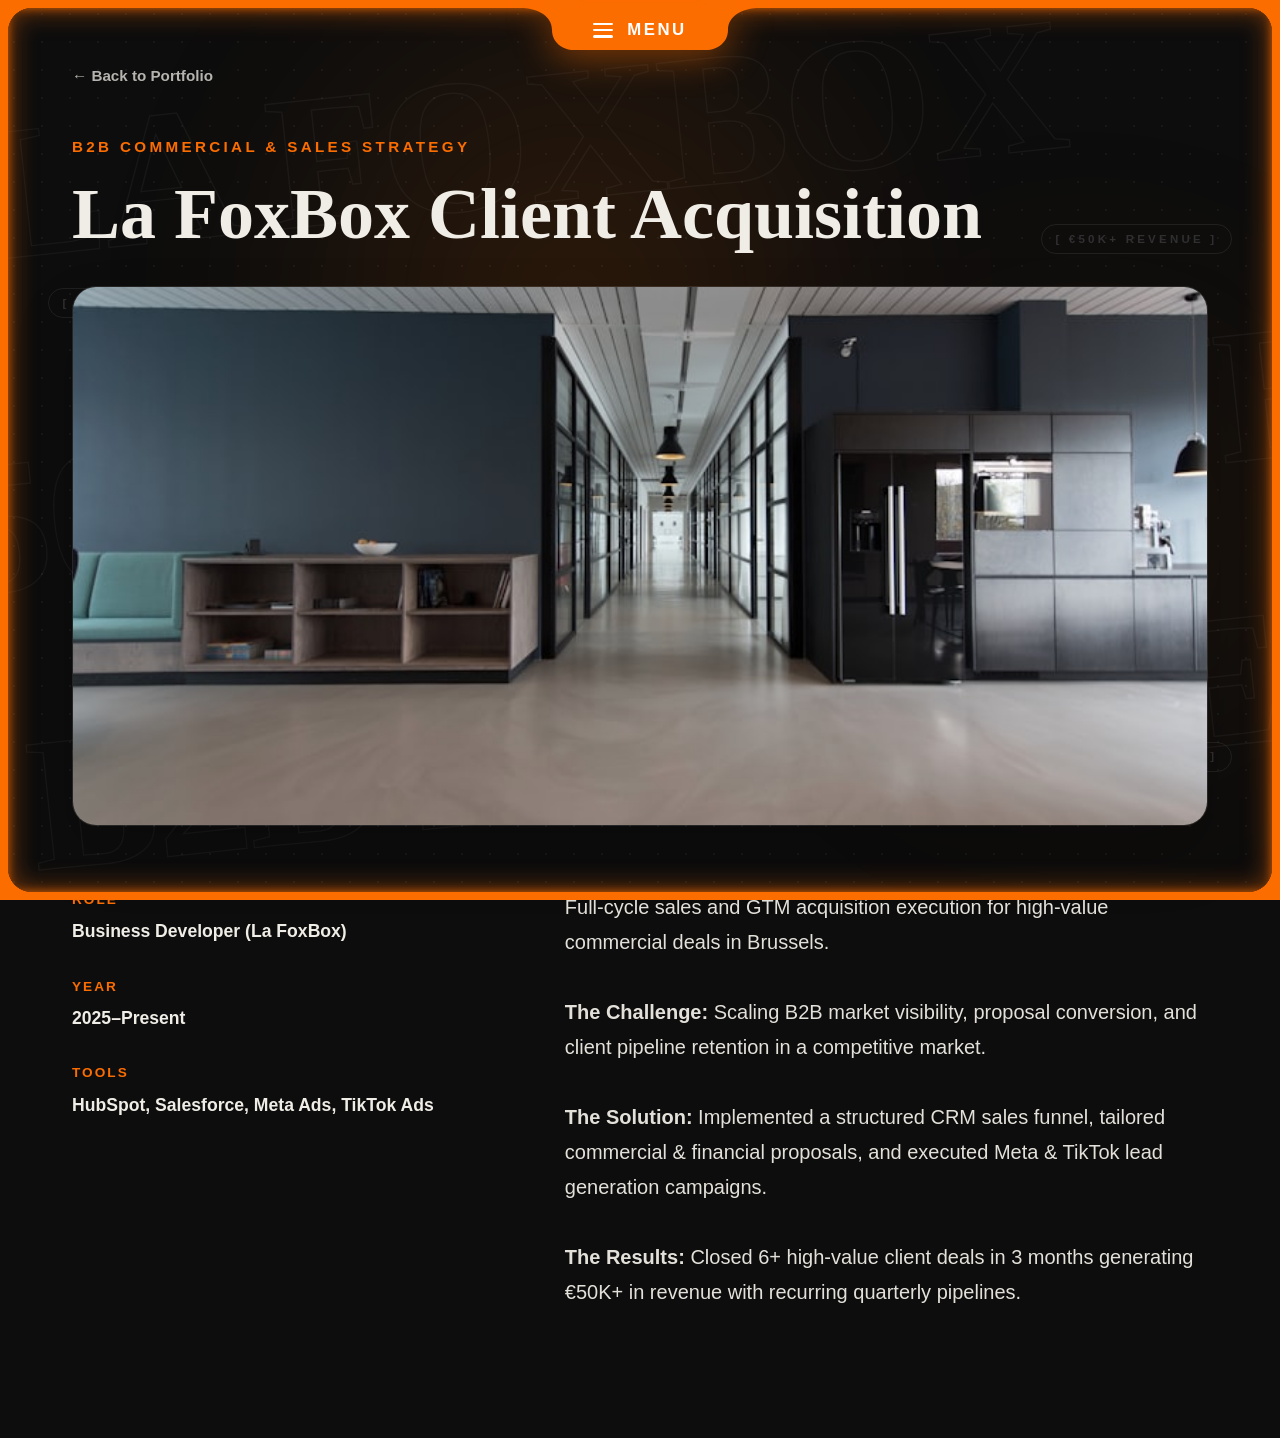
<file: project.html>
<!DOCTYPE html>
<html lang="en">
  <head>
    <meta charset="UTF-8" />
    <meta name="viewport" content="width=device-width, initial-scale=1.0" />
    <title>Project Details | Priyanka Gunjal</title>
    <link rel="stylesheet" href="style.css" />
    <style>
      body {
        overflow-y: auto !important;
        height: auto !important;
        width: auto !important;
      }
      .subpage-container {
        max-width: 1200px;
        margin: 0 auto;
        padding: 4rem 2rem;
        min-height: 100vh;
        position: relative;
        z-index: 5;
      }
      .back-nav {
        margin-bottom: 3rem;
        display: inline-block;
        text-decoration: none;
        color: var(--text-color);
        opacity: 0.75;
        transition: opacity 0.3s ease;
        font-family: var(--font-sans);
        font-weight: 600;
        font-size: 0.95rem;
      }
      .back-nav:hover { opacity: 1; }

      .project-hero {
        margin-bottom: 4rem;
        animation: fadeIn 0.8s ease forwards;
      }
      .project-category {
        text-transform: uppercase;
        letter-spacing: 0.22em;
        font-size: 0.95rem;
        color: #fc6d00;
        font-weight: 700;
        margin-bottom: 1rem;
        display: block;
      }
      body.light-theme .project-category {
        color: #d65500;
      }
      .project-title {
        font-family: var(--font-serif);
        font-size: clamp(2.5rem, 8vw, 4.5rem);
        line-height: 1.1;
        margin-bottom: 2rem;
        color: var(--text-color);
        font-weight: 700;
      }
      .project-main-image {
        width: 100%;
        height: 60vh;
        border-radius: 24px;
        overflow: hidden;
        margin-bottom: 4rem;
        box-shadow: 0 30px 60px rgba(0,0,0,0.2);
        border: 1px solid rgba(255, 255, 255, 0.1);
      }
      .project-main-image img {
        width: 100%;
        height: 100%;
        object-fit: cover;
      }
      .project-grid {
        display: grid;
        grid-template-columns: 1fr 1.5fr;
        gap: 4rem;
      }
      .project-meta h3 {
        font-size: 0.85rem;
        text-transform: uppercase;
        letter-spacing: 0.15em;
        color: #fc6d00;
        font-weight: 700;
        margin-bottom: 0.5rem;
      }
      body.light-theme .project-meta h3 {
        color: #d65500;
      }
      .project-meta p {
        margin-bottom: 2rem;
        font-weight: 600;
        font-size: 1.1rem;
        color: var(--text-color);
      }

      .project-description {
        font-size: 1.25rem;
        line-height: 1.75;
        color: var(--text-color);
        opacity: 0.95;
      }

      @keyframes fadeIn {
        from { opacity: 0; transform: translateY(20px); }
        to { opacity: 1; transform: translateY(0); }
      }

      @media (max-width: 768px) {
        .project-grid { grid-template-columns: 1fr; gap: 2rem; }
        .project-main-image { height: 40vh; }
      }
    </style>
  </head>
  <body>
    <!-- Screen Window Frame -->
    <div class="screen-frame">
      <div class="frame-corner corner-tl"></div>
      <div class="frame-corner corner-tr"></div>
      <div class="frame-corner corner-bl"></div>
      <div class="frame-corner corner-br"></div>
    </div>

    <!-- Subpage Watermark Backdrop -->
    <div class="subpage-watermark-bg">
      <div class="watermark-grid-pattern"></div>
      <div class="watermark-glow-1"></div>
      <div class="watermark-glow-2"></div>
      <div class="watermark-text-huge top-text">Case Study</div>
      <div class="watermark-text-huge mid-text">GTM Strategy</div>
      <div class="watermark-text-huge bottom-text">Portfolio Archive</div>
      <div class="watermark-badge pos-tl">[ PORTFOLIO ARCHIVE ]</div>
      <div class="watermark-badge pos-tr">[ STRATEGIC ANALYSIS ]</div>
      <div class="watermark-badge pos-br">[ EST. 2026 ]</div>
    </div>

    <!-- Floating Notch Menu -->
    <div class="floating-notch-menu" id="floating-notch-menu" aria-label="Floating Notch Menu">
      <svg class="notch-bg-svg" viewBox="0 0 240 42" preserveAspectRatio="none">
        <path d="M 0 0 C 18 0 32 8 32 22 C 32 34 42 42 54 42 L 186 42 C 198 42 208 34 208 22 C 208 8 222 0 240 0 Z" fill="#fc6d00" />
      </svg>
      <div class="notch-inner">
        <div class="notch-hamburger">
          <span></span>
          <span></span>
          <span></span>
        </div>
        <span class="notch-label">MENU</span>
      </div>
    </div>

    <!-- Full-Screen Seamless Watermark Menu Overlay -->
    <div class="notch-menu-overlay" id="notch-menu-overlay" aria-hidden="true">
      <div class="menu-watermark-bg">
        <div class="menu-watermark-grid"></div>
        <div class="menu-watermark-glow"></div>
        <div class="menu-watermark-text">PRIYANKA GUNJAL</div>
      </div>
      <div class="notch-list-container">
        <a href="index.html" class="notch-list-item"><span class="paper-strip">Home</span></a>
        <a href="about.html" class="notch-list-item"><span class="paper-strip">About</span></a>
        <a href="project.html?id=lafoxbox" class="notch-list-item"><span class="paper-strip">La FoxBox</span></a>
        <a href="project.html?id=nutellabakery" class="notch-list-item"><span class="paper-strip">Nutella Bakery</span></a>
        <a href="project.html?id=schwarzkopf" class="notch-list-item"><span class="paper-strip">Schwarzkopf</span></a>
        <a href="project.html?id=globalcolliance" class="notch-list-item"><span class="paper-strip">Global Colliance</span></a>
        <a href="resume/PriyankaGunjal.CV_.docx.pdf" target="_blank" class="notch-list-item"><span class="paper-strip">Resume / CV</span></a>
        <a href="mailto:priyankagunjalx@gmail.com" class="notch-list-item"><span class="paper-strip">Contact</span></a>
      </div>
    </div>

    <div class="subpage-container">
      <a href="index.html" class="back-nav">&larr; Back to Portfolio</a>
      
      <div id="project-content">
        <!-- Dynamic Content Injected Here -->
      </div>
    </div>

    <script>
      const projectData = {
        lafoxbox: {
          title: "La FoxBox Client Acquisition",
          category: "B2B Commercial & Sales Strategy",
          image: "images/lafoxbox.jpeg",
          watermark1: "LA FOXBOX",
          watermark2: "€50K+ REVENUE",
          watermark3: "B2B PIPELINE",
          badge1: "[ BRUSSELS • BE ]",
          badge2: "[ €50K+ REVENUE ]",
          badge3: "[ 6+ DEALS CLOSED ]",
          glow: "rgba(252, 109, 0, 0.16)",
          description: "Full-cycle sales and GTM acquisition execution for high-value commercial deals in Brussels.<br><br><b>The Challenge:</b> Scaling B2B market visibility, proposal conversion, and client pipeline retention in a competitive market.<br><br><b>The Solution:</b> Implemented a structured CRM sales funnel, tailored commercial & financial proposals, and executed Meta & TikTok lead generation campaigns.<br><br><b>The Results:</b> Closed 6+ high-value client deals in 3 months generating &euro;50K+ in revenue with recurring quarterly pipelines.",
          role: "Business Developer (La FoxBox)",
          year: "2025–Present",
          tools: "HubSpot, Salesforce, Meta Ads, TikTok Ads"
        },
        nutellabakery: {
          title: "Nutella Bakery GTM",
          category: "Global FMCG Brand Management",
          image: "images/nutellabakery.jpeg",
          watermark1: "FERRERO HQ",
          watermark2: "NUTELLA BAKERY",
          watermark3: "EU & US GTM",
          badge1: "[ LUXEMBOURG CITY ]",
          badge2: "[ 3-YEAR ACTIVITY GRID ]",
          badge3: "[ 200+ DAM ASSETS ]",
          glow: "rgba(224, 88, 0, 0.18)",
          description: "Global GTM innovation pipeline and portfolio performance strategy for Nutella Fresh Bakery SKUs across EU and US markets at Ferrero HQ.<br><br><b>The Challenge:</b> Maximizing launch readiness and A&P budget ROI across 8+ international markets while maintaining 100% financial compliance.<br><br><b>The Solution:</b> Built PowerBI and Nielsen sell-in/sell-out dashboards, executed market test timelines, and streamlined 200+ DAM e-commerce assets.<br><br><b>The Results:</b> Delivered CEO-level strategic growth recommendations and maintained 100% financial accuracy across multi-million FMCG budgets.",
          role: "Junior Brand Manager Trainee (Ferrero)",
          year: "2024–2025",
          tools: "PowerBI, Nielsen, SAP, DAM"
        },
        schwarzkopf: {
          title: "Schwarzkopf 360 Campaigns",
          category: "FMCG Brand Portfolio Strategy",
          image: "images/schwarzkopf.jpeg",
          watermark1: "HENKEL HQ",
          watermark2: "SCHWARZKOPF",
          watermark3: "1M+ CONSUMERS",
          badge1: "[ BRUSSELS • BELGIUM ]",
          badge2: "[ 1M+ CONSUMER REACH ]",
          badge3: "[ NIELSENIQ & GFK ]",
          glow: "rgba(162, 155, 254, 0.18)",
          description: "Data-driven media optimization and category trend strategy for 3 global FMCG haircare brands at Henkel HQ.<br><br><b>The Challenge:</b> Optimizing digital media ROI and audience messaging across a 20+ SKU portfolio.<br><br><b>The Solution:</b> Developed advanced NielsenIQ & GfK elasticity dashboards, optimized Meta Ads & Google Analytics pacing, and directed influencer copywriting.<br><br><b>The Results:</b> Reached 1M+ global consumers with record campaign engagement and optimized media ROI.",
          role: "Assistant Brand Manager Intern (Henkel)",
          year: "2024",
          tools: "NielsenIQ, GfK, Meta Ads, Google Analytics"
        },
        globalcolliance: {
          title: "Global Colliance",
          category: "360° Growth & Brand Marketing",
          image: "images/globalcolliance.jpeg",
          watermark1: "GLOBAL COLLIANCE",
          watermark2: "35% GROWTH",
          watermark3: "400K+ VIEWS",
          badge1: "[ BARODA • INDIA ]",
          badge2: "[ 35% BUSINESS GROWTH ]",
          badge3: "[ 7-PERSON TEAM LEAD ]",
          glow: "rgba(46, 204, 113, 0.16)",
          description: "Architected full-funnel B2B and B2C marketing strategies spanning social media, events, and sponsorships.<br><br><b>The Challenge:</b> Building brand awareness and driving demand creation in a competitive market space.<br><br><b>The Solution:</b> Developed audience-centric content strategies, led a team of 7, and executed Meta Ads & influencer campaigns.<br><br><b>The Results:</b> Accelerated business growth by 35% and generated 400K+ organic and paid views.",
          role: "360 Marketing Manager (Global Colliance)",
          year: "2021–2022",
          tools: "Meta Ads, Social Media, Event Marketing"
        }
      };

      function loadProject() {
        const params = new URLSearchParams(window.location.search);
        const id = params.get('id') || 'lafoxbox';
        const project = projectData[id];

        if (project) {
          document.title = `${project.title} | Priyanka Gunjal`;
          
          // Update Dynamic Watermark Backdrop Elements
          const topText = document.querySelector('.watermark-text-huge.top-text');
          const midText = document.querySelector('.watermark-text-huge.mid-text');
          const bottomText = document.querySelector('.watermark-text-huge.bottom-text');
          const badgeTl = document.querySelector('.watermark-badge.pos-tl');
          const badgeTr = document.querySelector('.watermark-badge.pos-tr');
          const badgeBr = document.querySelector('.watermark-badge.pos-br');
          const glow1 = document.querySelector('.watermark-glow-1');

          if (topText) topText.textContent = project.watermark1;
          if (midText) midText.textContent = project.watermark2;
          if (bottomText) bottomText.textContent = project.watermark3;
          if (badgeTl) badgeTl.textContent = project.badge1;
          if (badgeTr) badgeTr.textContent = project.badge2;
          if (badgeBr) badgeBr.textContent = project.badge3;
          if (glow1) glow1.style.background = `radial-gradient(circle, ${project.glow} 0%, transparent 68%)`;

          const container = document.getElementById('project-content');
          container.innerHTML = `
            <div class="project-hero">
              <span class="project-category">${project.category}</span>
              <h1 class="project-title">${project.title}</h1>
              <div class="project-main-image">
                <img src="${project.image}" alt="${project.title}">
              </div>
              <div class="project-grid">
                <div class="project-meta">
                  <div>
                    <h3>Role</h3>
                    <p>${project.role}</p>
                  </div>
                  <div>
                    <h3>Year</h3>
                    <p>${project.year}</p>
                  </div>
                  <div>
                    <h3>Tools</h3>
                    <p>${project.tools}</p>
                  </div>
                </div>
                <div class="project-description">
                  <p>${project.description}</p>
                </div>
              </div>
            </div>
          `;
        }
      }

      // Initialize
      window.onload = loadProject;

      // Theme Sync
      const savedTheme = localStorage.getItem('portfolio-theme');
      if (savedTheme === 'light') {
        document.body.classList.add('light-theme');
      }
    </script>
    <script src="script.js"></script>
  </body>
</html>
</file>
<file: style.css>
:root {
  --bg-color: #0d0d0d;
  --text-color: #f0ede6;
  --text-dark: #f0ede6;
  --accent-color: #d4b5b0;
  --card-bg: #161616;
  --font-serif: "DM Serif Display", serif;
  --font-sans: "Inter", sans-serif;
  --radius: 18px;
  --transition: all 0.4s cubic-bezier(0.23, 1, 0.32, 1);
  --gap: 1.5rem; /* Increased spacing */
  /* Dark Theme Hero Gradient (Architectural Deep Tones) */
  --hero-gradient: linear-gradient(
    135deg,
    #1b263b 0%,
    #0d1b2a 50%,
    #1b263b 100%
  );
}

body.light-theme {
  --bg-color: #ffffff;
  --text-color: #1a1a1a;
  --text-dark: #1a1a1a;
  --card-bg: #f8f8fa;
  --accent-color: #f2a17b;
  /* Light Theme Hero Gradient (Rose to Peach to Sand) */
  --hero-gradient: linear-gradient(
    135deg,
    #bc8e8e 0%,
    #f2a17b 50%,
    #f4d0a4 100%
  );
}

* {
  margin: 0;
  padding: 0;
  box-sizing: border-box;
}

body {
  background-color: var(--bg-color);
  color: var(--text-dark);
  font-family: var(--font-sans);
  line-height: 1.5;
  -webkit-font-smoothing: antialiased;
  overflow-x: hidden;
  overflow-y: auto !important;
  height: auto !important;
  min-height: 100vh;
}

body.home-page {
  overflow: hidden !important;
  height: 100vh !important;
  width: 100vw;
}

a {
  color: inherit;
  text-decoration: none;
}

.container {
  padding: 0.75rem; /* Reduced from 1rem */
  height: 100vh;
  width: 100vw;
  display: flex;
  justify-content: center;
  align-items: center;
  overflow: hidden;
}

/* Portfolio Grid */
.portfolio-grid {
  display: grid;
  grid-template-columns: 50fr 26fr 24fr; /* Optimized: 48% | 28% | 24% */
  gap: var(--gap);
  width: 100%;
  height: 100%;
}

.column {
  display: flex;
  flex-direction: column;
  gap: var(--gap);
  height: 100%;
  min-height: 0;
}

/* Grid Cards */
.grid-card {
  background-color: var(--card-bg);
  border-radius: var(--radius);
  overflow: hidden;
  position: relative;
  border: 1px solid rgba(255, 255, 255, 0.05);
  min-height: 0;
  transition:
    background-color 0.4s ease,
    border-color 0.4s ease;
  cursor: pointer; /* Signal interactivity by default */
}

body.light-theme .grid-card {
  border: 1px solid rgba(0, 0, 0, 0.05);
  box-shadow:
    0 20px 40px rgba(0, 0, 0, 0.04),
    0 1px 3px rgba(0, 0, 0, 0.02);
}

body.light-theme .connect-card {
  background: #2d3748 !important; /* Distinct dark architectural slate */
  border: 1px solid rgba(0, 0, 0, 0.05);
  box-shadow:
    0 20px 40px rgba(0, 0, 0, 0.1),
    0 1px 3px rgba(0, 0, 0, 0.05);
}

body.light-theme .connect-label,
body.light-theme .connect-handle {
  color: white; /* Contrast for the dark slate */
}

/* Column Left */
.col-left {
  display: grid;
  grid-template-rows: 5.2fr 0.8fr; /* Card 2 is now much sleeker */
}

.hero-card {
  background: linear-gradient(135deg, #1a2a3a 0%, #0d0d0d 50%, #1a2a3a 100%);
  background-size: 300% 300%;
  background-position: 0% 0%;
  position: relative;
  overflow: hidden;
  display: flex;
  flex-direction: column;
  justify-content: flex-start;
  color: white;
  transition: background-color 0.4s ease; /* Removed transform transition */
}

.hero-top {
  padding: 2.5rem 2rem 0 2rem;
}

.hero-body {
  padding: 2rem 2rem 2.5rem 2rem;
  position: relative;
  z-index: 20; /* Above mountains and stars */
  max-width: 65%; /* Ensure space for celestial body on the right */
}

.hero-card {
  cursor: default; /* Information only, not a link */
}

/* Advanced 6-Keyframe Smog Motion */
.hero-card::after {
  content: "";
  position: absolute;
  inset: -60%;
  background:
    radial-gradient(circle at 40% 40%, rgba(44, 62, 80, 0.2), transparent 50%),
    radial-gradient(circle at 60% 60%, rgba(52, 73, 94, 0.15), transparent 40%),
    radial-gradient(circle at 30% 70%, rgba(30, 60, 90, 0.1), transparent 50%);
  filter: blur(70px);
  opacity: 0.4;
  transition: opacity 1.2s ease;
  animation: advancedDrift 18s infinite linear;
  pointer-events: none;
  z-index: 0;
}

.hero-card:hover::after {
  opacity: 0.8;
}

/* ─── Hero Mountains ────────────────────────────────── */
.hero-mountains {
  position: absolute;
  bottom: 0 !important;
  left: 0;
  width: 100%;
  height: 48%;
  z-index: 50 !important; /* Above stars, below celestial */
  pointer-events: none;
  overflow: hidden;
  margin: 0;
  padding: 0;
}

.hero-mountains svg {
  width: 100%;
  height: 100%;
  display: block;
  margin: 0;
}

/* ─── Hero Celestial (Sun/Moon) ────────────────────── */
.hero-celestial {
  width: 80px;
  height: 80px;
  border-radius: 50%;
  position: absolute;
  right: -530px;
  top: 70px;
  background: #ff9f43 !important;
  box-shadow: 0 0 80px rgba(255, 159, 67, 0.8);
  transition: all 0.6s cubic-bezier(0.23, 1, 0.32, 1);
  z-index: 200 !important; /* Force to absolute top */
  pointer-events: none;
  display: block !important;
}

/* ─── Hero Stars (Dark Theme Only) ─────────────────── */
.hero-stars-container {
  opacity: 1 !important;
  z-index: 1; /* Background layer */
  transition: opacity 0.8s ease;
  pointer-events: none;
}

body.light-theme .hero-stars-container {
  opacity: 0 !important;
}

/* Force star dots to be visible in hero card */
.hero-card .star-dot {
  opacity: 0.8 !important;
  animation: smoothStarPulse var(--duration) infinite ease-in-out var(--delay) !important;
}

/* Moon state in Dark Theme (Default) */
body:not(.light-theme) .hero-celestial {
  background: #ffffff !important;
  box-shadow: 0 0 80px rgba(255, 255, 255, 0.4) !important;
}

/* Sun state in Light Theme */
body.light-theme .hero-celestial {
  background: #ff9f43;
  box-shadow: 0 0 40px rgba(255, 159, 67, 0.6);
}

/* Dark Theme Mountain Colors (Solid to block stars) */
.mtn-back {
  fill: #222222;
  opacity: 1;
}
.mtn-mid {
  fill: #111111;
  opacity: 1;
}
.mtn-front {
  fill: #000000;
  opacity: 1;
}

/* Light Theme Mountain Colors (Solid) */
body.light-theme .mtn-back {
  fill: #c09e9e;
  opacity: 1;
}
body.light-theme .mtn-mid {
  fill: #8a5a5a;
  opacity: 1;
}
body.light-theme .mtn-front {
  fill: #4a2d2d;
  opacity: 1;
}

.hero-body {
  position: relative;
  z-index: 5; /* Above mountains */
}

@keyframes advancedDrift {
  0% {
    transform: translate(0, 0) rotate(0deg) scale(1);
  }
  16% {
    transform: translate(5%, -5%) rotate(2deg) scale(1.05);
  }
  33% {
    transform: translate(-3%, 7%) rotate(-1deg) scale(1.1);
  }
  50% {
    transform: translate(7%, 3%) rotate(4deg) scale(1.02);
  }
  66% {
    transform: translate(-5%, -2%) rotate(1deg) scale(1.08);
  }
  83% {
    transform: translate(2%, -8%) rotate(-3deg) scale(1.03);
  }
  100% {
    transform: translate(0, 0) rotate(0deg) scale(1);
  }
}

.hero-card > * {
  position: relative;
  z-index: 2;
}

.hero-top {
  display: flex;
  justify-content: space-between;
  font-size: 0.8rem; /* Reduced from 0.9rem */
  font-weight: 500;
}

.name {
  font-family: var(--font-serif);
  font-size: 3.2rem; /* Reduced from 4.5rem */
  line-height: 1.1;
  margin-bottom: 0.75rem;
  font-weight: 400;
}

.tagline {
  font-size: 1rem; /* Reduced from 1.2rem */
  max-width: 400px;
  opacity: 0.8;
  font-weight: 300;
}

.connect-card {
  background: linear-gradient(135deg, #2a2a2a 0%, #1a1a1a 50%, #2a2a2a 100%);
  position: relative;
  overflow: hidden;
  display: flex;
  align-items: center;
  justify-content: center;
  border: 1px solid rgba(255, 255, 255, 0.05);
  transition: background-color 0.4s ease;
}

.connect-inner {
  width: 100%;
  height: 100%;
  display: flex;
  align-items: center;
  justify-content: center;
  position: relative;
}

.connect-label {
  font-family: var(--font-serif);
  font-size: 1.5rem;
  color: white;
  transition:
    opacity 0.3s ease,
    transform 0.3s ease;
  position: absolute;
}

.connect-card:hover .connect-label {
  opacity: 0;
  transform: translateY(-10px);
}

.connect-handle {
  font-family: var(--font-sans);
  font-size: 0.95rem;
  color: #a29bfe; /* Lavender Blue for handle */
  letter-spacing: 0.02em;
  white-space: nowrap;
  overflow: hidden;
  border-right: 2px solid transparent; /* Typewriter cursor */
  opacity: 0;
  transition: opacity 0.3s ease;
}

.connect-card:hover .connect-handle {
  opacity: 1;
  border-right-color: #a29bfe;
}

/* Light Smog Layer for Card 2 */
.connect-card::after {
  content: "";
  position: absolute;
  inset: -60%;
  background:
    radial-gradient(
      circle at 40% 40%,
      rgba(212, 181, 176, 0.15),
      transparent 50%
    ),
    radial-gradient(
      circle at 60% 60%,
      rgba(240, 237, 230, 0.1),
      transparent 40%
    ),
    radial-gradient(
      circle at 30% 70%,
      rgba(255, 255, 255, 0.05),
      transparent 50%
    );
  filter: blur(60px);
  opacity: 0;
  transition: opacity 1s ease;
  animation: advancedDrift 15s infinite linear;
  pointer-events: none;
  z-index: 0;
}

.connect-card:hover::after {
  opacity: 1;
}

.connect-inner {
  font-size: 1.8rem; /* Reduced from 2.5rem */
  font-family: var(--font-serif);
  color: var(--text-color);
  width: 100%;
  height: 100%;
  display: flex;
  align-items: center;
  justify-content: center;
}

/* Column Mid */
.col-mid {
  display: grid;
  grid-template-rows: 1.2fr 1.1fr 1fr 1.1fr;
}

/* Unified Project Card Styles (Col Mid) */
.project-card {
  background: #222; /* More visible frame color */
  position: relative;
  overflow: hidden;
  cursor: pointer;
  perspective: 1000px;
  box-shadow: inset 0 0 10px rgba(0, 0, 0, 0.5); /* Define the edge of the frame */
}

.bt-starry-bg {
  position: absolute;
  inset: 0;
  z-index: 0;
  opacity: 0;
  transition: opacity 0.5s ease;
  overflow: hidden;
  pointer-events: none;
}

.project-card:hover .bt-starry-bg {
  opacity: 1;
}

/* Individual Star Dots (Generated by JS) */
.star-dot {
  position: absolute;
  background: #ffffff;
  border-radius: 50%;
  opacity: 0;
  filter: blur(0.2px); /* Slight softness for smoothness */
}

/* Smooth Blinking Animation - Only for Brownthought (Card 3) */
.brownthought:hover .star-dot {
  animation: smoothStarPulse var(--duration) infinite ease-in-out var(--delay);
}

@keyframes smoothStarPulse {
  0%,
  100% {
    opacity: 0.1;
    transform: scale(0.8);
  }
  50% {
    opacity: 1;
    transform: scale(1.1);
  }
}

.bt-header {
  position: absolute;
  top: 1rem;
  left: 1.25rem;
  font-size: 1rem;
  font-weight: 500;
  color: white;
  z-index: 1;
  transition: all 0.4s ease;
}

.bt-content-layer {
  position: absolute;
  inset: 0; /* Touch all edges initially */
  width: 100%;
  height: 100%;
  z-index: 2;
  transition: transform 0.6s cubic-bezier(0.23, 1, 0.32, 1);
  display: flex;
  flex-direction: column;
  justify-content: flex-end;
  align-items: flex-start;
  padding: 1.5rem;
  /* Specific Diagonal Radius: Reduced to match new global radius and offset */
  border-top-left-radius: 12px;
  border-bottom-right-radius: 12px;
  border-top-right-radius: 0;
  border-bottom-left-radius: 0;
  transform-origin: left top;
  background: #1a140f; /* Fallback */
  overflow: hidden;
  /* Normal state: Shifted down and right so only Top and Left background is visible */
  transform: translate(14px, 14px);
}

.bt-bg-img {
  position: absolute;
  inset: 0;
  width: 100%;
  height: 100%;
  object-fit: cover;
  filter: brightness(0.85);
  z-index: -1;
  transition: transform 0.8s ease;
  border-radius: inherit; /* Matches Inner Card Radius */
}

.birthdays {
  background: url("images/birthday_project_1777625620296.png") center/cover no-repeat;
  transition: background 0.4s ease;
}

.birthdays:hover {
  background: #d0d8e8; /* Light solid color on hover for the exposed frame */
}

.birthdays .bt-content-layer {
  background: transparent; /* Keep image visible always */
  transition: transform 0.6s cubic-bezier(0.23, 1, 0.32, 1);
}

.birthdays:hover .bt-bg-img {
  opacity: 1; /* Ensure image stays visible on hover */
}

/* Card 4: Falling Petals Container */
.petals-container {
  position: absolute;
  inset: 0;
  z-index: 1;
  pointer-events: none;
  opacity: 0;
  transition: opacity 0.5s ease;
  overflow: hidden;
}

.petals:hover .petals-container {
  opacity: 1;
}

.petal {
  position: absolute;
  background: #ffb7c5; /* Sakura Pink */
  border-radius: 150% 0 150% 0; /* Petal shape */
  opacity: 0.8;
  animation: petalFall linear infinite;
}

@keyframes petalFall {
  0% {
    transform: translateY(-20px) rotate(0deg);
    opacity: 0;
  }
  10% {
    opacity: 0.8;
  }
  90% {
    opacity: 0.8;
  }
  100% {
    transform: translateY(350px) rotate(360deg);
    opacity: 0;
  }
}

/* Card 5: Bubble Pop Container */
.bubbles-container {
  position: absolute;
  inset: 0;
  z-index: 1;
  pointer-events: none;
  opacity: 0;
  transition: opacity 0.5s ease;
  overflow: hidden;
}

.guppy:hover .bubbles-container {
  opacity: 1;
}

.bubble {
  position: absolute;
  background: rgba(255, 255, 255, 0.95); /* Solid Bubbles */
  border: 1px solid rgba(255, 255, 255, 1);
  border-radius: 50%;
  box-shadow: 0 0 10px rgba(255, 255, 255, 0.3);
  animation: bubbleRise linear infinite;
}

@keyframes bubbleRise {
  0% {
    transform: translateY(110%) scale(0.5);
    opacity: 0;
  }
  20% {
    opacity: 0.6;
  }
  80% {
    opacity: 0.6;
  }
  100% {
    transform: translateY(-20%) scale(1.2);
    opacity: 0;
  }
}

.bt-main-box h2 {
  font-family: var(--font-serif);
  font-size: 1.4rem;
  line-height: 1.2;
  margin-bottom: 0.3rem;
  color: white;
  font-weight: 600;
}

.bt-main-box p {
  font-size: 0.75rem;
  opacity: 0.9;
  color: white;
  font-weight: 400;
}

/* Hover Slide-Tilt Reveal (Floating Inner Card) */
.project-card:hover .bt-content-layer {
  transform: translate(12px, 35%) rotate(-5deg);
  box-shadow: -10px -10px 40px rgba(0, 0, 0, 0.4);
}

.project-card:hover .bt-bg-img {
  filter: brightness(0.9); /* Keep brightness change, remove scale */
}

.guppy {
  background: linear-gradient(135deg, #1a2a2a 0%, #0d0d0d 50%, #1a2a2a 100%);
  background-size: 300% 300%;
  background-position: 0% 0%;
  position: relative;
  overflow: hidden;
  display: flex;
  align-items: center;
  justify-content: center;
  padding: 2rem;
  transition: background-position 1s cubic-bezier(0.4, 0, 0.2, 1);
}

.guppy:hover {
  background-position: 100% 100%;
}

/* Teal/Sage Smog Layer for Card 5 */
.guppy::after {
  content: "";
  position: absolute;
  inset: -60%;
  background:
    radial-gradient(
      circle at 40% 40%,
      rgba(100, 200, 180, 0.15),
      transparent 50%
    ),
    radial-gradient(
      circle at 60% 60%,
      rgba(150, 180, 160, 0.1),
      transparent 40%
    ),
    radial-gradient(
      circle at 30% 70%,
      rgba(80, 150, 140, 0.08),
      transparent 50%
    );
  filter: blur(65px);
  opacity: 0;
  transition: opacity 1s ease;
  animation: advancedDrift 20s infinite linear reverse; /* Reverse for variety */
  pointer-events: none;
  z-index: 0;
}

.guppy:hover::after {
  opacity: 1;
}

.guppy-content {
  position: relative;
  z-index: 2;
}

.guppy-content {
  text-align: center;
  color: var(--text-color);
}

.guppy-icon svg {
  width: 40px;
  height: 40px;
  margin-bottom: 0.5rem;
}

/* Column Right */
.col-right {
  display: grid;
  grid-template-rows: 4fr 0.4fr 3fr; /* Reduced from 0.8fr */
}

.image-card img {
  width: 100%;
  height: 100%;
  object-fit: cover;
}

.image-card {
  cursor: default; /* Portrait card is purely visual */
}

.status-card {
  background: linear-gradient(135deg, #1a1a2e 0%, #0d0d0d 50%, #1a1a2e 100%);
  background-size: 300% 300%;
  background-position: 0% 0%;
  position: relative;
  overflow: hidden;
  display: flex;
  align-items: center;
  padding: 0 1.25rem; /* Slightly reduced padding */
  color: var(--text-color);
  transition: background-position 1s cubic-bezier(0.4, 0, 0.2, 1);
  border-radius: 40px !important; /* Increased border radius */
}

.status-card:hover {
  background-position: 100% 100%;
}

/* Purple Smog Layer for Card 8 */
.status-card::after {
  content: "";
  position: absolute;
  inset: -60%;
  background:
    radial-gradient(
      circle at 40% 40%,
      rgba(138, 43, 226, 0.12),
      transparent 50%
    ),
    radial-gradient(
      circle at 60% 60%,
      rgba(147, 112, 219, 0.08),
      transparent 40%
    );
  filter: blur(60px);
  opacity: 0;
  transition: opacity 1s ease;
  animation: advancedDrift 18s infinite linear;
  pointer-events: none;
  z-index: 0;
}

.status-card:hover::after {
  opacity: 1;
}

.status-content {
  position: relative;
  z-index: 2;
  display: flex;
  align-items: center;
  gap: 0.6rem; /* Reduced gap */
  font-size: 0.8rem; /* Reduced from 0.9rem */
  color: var(--text-color);
  white-space: nowrap; /* Force one line */
  overflow: hidden;
}

.status-icon {
  display: flex;
  align-items: center;
  color: #a29bfe; /* Lavender Blue */
  transition:
    transform 0.4s ease,
    filter 0.4s ease;
}

.status-card:hover .status-icon {
  transform: scale(1.1) rotate(-10deg);
  filter: drop-shadow(0 0 8px rgba(162, 155, 254, 0.6));
}

.status-text-container {
  display: flex;
  align-items: center;
  gap: 0.3rem; /* Reduced gap */
  white-space: nowrap;
}

.status-base {
  opacity: 0.7;
}

.status-reveal {
  color: #a29bfe;
  font-weight: 500;
  min-width: 0;
  white-space: nowrap;
  overflow: hidden;
  border-right: 2px solid transparent; /* Typewriter cursor */
}

.status-card:hover .status-reveal {
  border-right-color: #a29bfe;
}

.resume-card {
  background: var(--card-bg);
  padding: 0; /* Clear padding for precise absolute placement */
  display: flex;
  flex-direction: column;
  overflow: hidden;
  transition: background 0.4s ease;
  position: relative;
  border-radius: 32px; /* Large outer radius from reference */
}

.resume-card:hover {
  background: #1a1a1a;
}

.resume-header {
  width: 100%;
  padding-top: 0.6rem; /* Reduced from 1.5rem */
  text-align: center;
  font-size: 1.1rem;
  font-family: var(--font-sans);
  color: #888;
  font-weight: 600;
  height: 3rem; /* Reduced from 4rem */
  display: flex;
  justify-content: center;
  align-items: flex-start;
  position: relative;
  z-index: 10;
}

.resume-label::after {
  content: "resume";
  transition: all 0.3s ease;
}

.resume-card:hover .resume-label::after {
  content: "see it here";
  color: #888;
}

.resume-stack {
  position: absolute;
  inset: 3rem 0 0 1.5rem; /* Revealed Top and Left frame adjusted for header */
  overflow: hidden; /* STRICT: Clip layers for perfect right/bottom alignment */
}

.resume-layer {
  position: absolute;
  top: 0;
  left: 0;
  width: 100%;
  height: 100%;
  transition: all 0.6s cubic-bezier(0.23, 1, 0.32, 1);
  box-shadow: 0 10px 30px rgba(0, 0, 0, 0.15);
}

.layer-bg-1 {
  background: #b67d86;
  z-index: 1;
  border-top-left-radius: 28px;
  transform: translate(0, 0);
}

.layer-bg-2 {
  background: linear-gradient(135deg, #f0a080, #d48a6a);
  z-index: 2;
  border-top-left-radius: 28px;
  transform: translate(20px, 20px);
}

.layer-top {
  background: white;
  z-index: 3;
  border-top-left-radius: 24px; /* Slightly smaller radius for nesting */
  transform: translate(40px, 40px);
  overflow: hidden;
}

/* Match architectural shift on hover while maintaining right-flush alignment */
.resume-card:hover .layer-bg-1 {
  transform: translate(0px, 0px);
}
.resume-card:hover .layer-bg-2 {
  transform: translate(10px, 10px);
}
.resume-card:hover .layer-top {
  transform: translate(20px, 20px);
}

.resume-img {
  width: 100%;
  height: 100%;
  object-fit: cover;
  object-position: top center; /* Ensure header of resume is visible */
  border-radius: inherit;
}

/* Responsive */
@media (max-width: 1024px) {
  .portfolio-grid {
    grid-template-columns: 1.5fr 1fr;
  }
  .right-col {
    grid-column: span 2;
    flex-direction: row;
  }
  .status-card,
  .resume-card {
    flex: 1;
  }
}

@media (max-width: 768px) {
  .container {
    padding: 1rem;
  }
  .portfolio-grid {
    grid-template-columns: 1fr;
    height: auto;
    display: flex;
    flex-direction: column;
  }
  .hero-card {
    padding: 2rem;
  }
  .name {
    font-size: 3rem;
  }
  .hero-content {
    flex-direction: column;
    align-items: flex-start;
  }
  .portrait-container {
    width: 120px;
    height: 160px;
  }
  .middle-col,
  .right-col {
    flex-direction: column;
  }
  .project-card {
    height: 300px;
  }
}

/* Theme Toggle Button */
.theme-toggle {
  position: fixed;
  top: 2rem;
  right: 2rem;
  width: 48px;
  height: 48px;
  border-radius: 50%;
  background: rgba(255, 255, 255, 0.05);
  border: 1px solid rgba(255, 255, 255, 0.1);
  color: white;
  cursor: pointer;
  display: flex;
  justify-content: center;
  align-items: center;
  z-index: 1000;
  transition: all 0.3s ease;
  backdrop-filter: blur(10px);
}

.theme-toggle:hover {
  background: rgba(255, 255, 255, 0.1);
  transform: scale(1.05);
}

.theme-icon-light {
  display: none;
}
.theme-icon-dark {
  display: block;
}

body.light-theme .theme-toggle {
  background: rgba(0, 0, 0, 0.05);
  border: 1px solid rgba(0, 0, 0, 0.1);
  color: #1d1d1f;
}

body.light-theme .theme-icon-light {
  display: block;
}
body.light-theme .theme-icon-dark {
  display: none;
}

.brownthought .project-overlay {
  top: 1.5rem;
  left: 1.5rem;
}

.petals {
  background: #1a1a1a;
  display: flex;
  align-items: center;
  justify-content: center;
}

.birthdays {
  background: #1a1a1a;
}

.resume-body {
  flex: 1;
  overflow: hidden;
  display: flex;
  justify-content: center;
}

/* ─── Card Background Animations ─────────────────────── */

/* Each card type gets its own hover glow gradient */
.grid-card {
  --glow-opacity: 0;
  will-change: transform;
}

.hero-card:hover {
  --hg: rgba(212, 181, 176, 0.12);
}
.connect-card:hover {
  --hg: rgba(255, 255, 255, 0.08);
}
.brownthought:hover {
  --hg: rgba(190, 150, 100, 0.15);
}
.petals:hover {
  --hg: rgba(255, 180, 180, 0.12);
}
.guppy:hover {
  --hg: rgba(100, 200, 180, 0.12);
}
.birthdays:hover {
  --hg: rgba(150, 180, 255, 0.12);
}
.image-card:hover {
  --hg: rgba(255, 220, 180, 0.1);
}
.status-card:hover {
  --hg: rgba(76, 175, 80, 0.15);
}
.resume-card:hover {
  --hg: rgba(240, 237, 230, 0.08);
}

.grid-card::before {
  content: "";
  position: absolute;
  inset: 0;
  background: radial-gradient(
    circle at var(--mx, 50%) var(--my, 50%),
    var(--hg, rgba(255, 255, 255, 0.08)),
    transparent 65%
  );
  opacity: var(--glow-opacity);
  pointer-events: none;
  z-index: 1;
  transition: opacity 0.4s ease;
  border-radius: inherit;
}

/* Shimmer sweep overlay */
.card-shimmer {
  position: absolute;
  inset: 0;
  background: linear-gradient(
    105deg,
    transparent 30%,
    rgba(255, 255, 255, 0.06) 50%,
    transparent 70%
  );
  pointer-events: none;
  z-index: 2;
  border-radius: inherit;
  opacity: 0;
}

/* Ripple container */
.card-ripple {
  position: absolute;
  inset: 0;
  pointer-events: none;
  z-index: 3;
  overflow: hidden;
  border-radius: inherit;
}

.ripple-dot {
  position: absolute;
  width: 40px;
  height: 40px;
  background: rgba(255, 255, 255, 0.12);
  border-radius: 50%;
  transform: translate(-50%, -50%) scale(0);
  pointer-events: none;
}

/* Pulse glow on connect card hover */
.connect-card:hover .connect-inner {
  animation: pulse-glow 2s ease-in-out infinite;
}

@keyframes pulse-glow {
  0%,
  100% {
    text-shadow: 0 0 0px rgba(240, 237, 230, 0);
  }
  50% {
    text-shadow: 0 0 24px rgba(240, 237, 230, 0.4);
  }
}

/* Status dot pulse */
.status-dot {
  animation: status-pulse 2s ease-in-out infinite;
}

@keyframes status-pulse {
  0%,
  100% {
    box-shadow: 0 0 0 0 rgba(76, 175, 80, 0.4);
  }
  50% {
    box-shadow: 0 0 0 6px rgba(76, 175, 80, 0);
  }
}

/* Make sure project images have their own overlay layer */
.project-card > img {
  z-index: 0;
  position: relative;
  transition:
    transform 0.5s ease,
    filter 0.5s ease;
}

.project-card:hover > img {
  filter: brightness(0.7);
}

.project-overlay {
  z-index: 4;
  transition:
    opacity 0.3s ease,
    transform 0.3s ease;
}

/* ─────────────────────────────────────────────────────────
   LIGHT THEME OVERRIDES (Cards 1, 2, 3, 4, 5, 6, 8, 9)
   ───────────────────────────────────────────────────────── */

body.light-theme .hero-card {
  background: var(--hero-gradient); /* Restored Vibrant Blue-to-Orange */
  color: white; /* Contrast for the gradient */
  border: 1px solid rgba(0, 0, 0, 0.05);
  box-shadow:
    0 20px 40px rgba(0, 0, 0, 0.1),
    0 1px 3px rgba(0, 0, 0, 0.05);
}

body.light-theme .hero-card h1,
body.light-theme .hero-card p,
body.light-theme .hero-card .clock,
body.light-theme .hero-card .location {
  color: white;
}

body.light-theme .connect-card {
  background: #2d3748 !important; /* Distinct dark architectural slate */
  border: 1px solid rgba(0, 0, 0, 0.05);
  box-shadow:
    0 20px 40px rgba(0, 0, 0, 0.1),
    0 1px 3px rgba(0, 0, 0, 0.05);
}

body.light-theme .connect-label,
body.light-theme .connect-handle {
  color: white;
}

/* Card 3: Brownthought */
body.light-theme .brownthought {
  background-color: #f5f5f7 !important;
  box-shadow:
    0 20px 40px rgba(0, 0, 0, 0.04),
    0 1px 3px rgba(0, 0, 0, 0.02);
}
body.light-theme .brownthought:hover {
  background-color: #4c2d2a !important;
}

/* Card 4: Petals */
body.light-theme .petals {
  background-color: #f5f5f7 !important;
  box-shadow:
    0 20px 40px rgba(0, 0, 0, 0.04),
    0 1px 3px rgba(0, 0, 0, 0.02);
}
body.light-theme .petals:hover {
  background-color: #093826 !important;
}

/* Card 5: Guppy */
body.light-theme .guppy {
  background-color: #f5f5f7 !important;
  box-shadow:
    0 20px 40px rgba(0, 0, 0, 0.04),
    0 1px 3px rgba(0, 0, 0, 0.02);
}
body.light-theme .guppy:hover {
  background-color: #005bb2 !important;
}

/* Card 6: Birthdays */
body.light-theme .birthdays {
  background-color: #f5f5f7 !important;
  box-shadow:
    0 20px 40px rgba(0, 0, 0, 0.04),
    0 1px 3px rgba(0, 0, 0, 0.02);
}
body.light-theme .birthdays:hover {
  background-color: #7f9b4e !important;
}

body.light-theme .project-card {
  background: #f5f5f7;
  border: 1px solid rgba(0, 0, 0, 0.08);
}

body.light-theme .bt-header {
  color: #ffffff;
  background: transparent;
  border: none;
  text-shadow: 0 1px 3px rgba(0, 0, 0, 0.6);
}

body.light-theme .bt-main-box {
  background: transparent;
  border: none;
}

body.light-theme .bt-main-box h2 {
  color: #ffffff;
  text-shadow: 0 1px 4px rgba(0, 0, 0, 0.6);
}

body.light-theme .bt-main-box p {
  color: rgba(255, 255, 255, 0.9);
  text-shadow: 0 1px 3px rgba(0, 0, 0, 0.6);
}

body.light-theme .status-card {
  background: #f0f0f5;
  color: #1a1a1a;
}

body.light-theme .status-base {
  color: #1a1a1a;
}

body.light-theme .status-reveal::after {
  color: #0071e3; /* Blue highlight in light mode */
}

body.light-theme .resume-card {
  background: #f8f8fa;
}

body.light-theme .resume-header {
  color: #1a1a1a;
}

.hero-card .full-card-overlay,
.image-card .full-card-overlay {
  cursor: none !important;
}

.full-card-overlay {
  position: absolute;
  inset: 0;
  z-index: 20;
  text-decoration: none;
  background: transparent;
}

/* ─── Contextual Follower ────────────────────────────── */
.card-follower {
  position: fixed;
  top: 0;
  left: 0;
  pointer-events: none;
  z-index: 1000;
  opacity: 0;
  transform: translate(-50%, -50%) scale(0.5);
  transition:
    opacity 0.3s cubic-bezier(0.23, 1, 0.32, 1),
    transform 0.4s cubic-bezier(0.23, 1, 0.32, 1);
  display: flex;
  align-items: center;
  justify-content: center;
}

.card-follower.active {
  opacity: 1;
  transform: translate(-50%, -50%) scale(1);
}

.hero-card,
.image-card {
  cursor: none !important; /* Hide native cursor for contextual followers */
}

.about-pill {
  background: rgba(255, 255, 255, 0.95);
  color: #1a1a1a;
  padding: 1.5rem 3.5rem; /* Massive size for impact */
  border-radius: 60px;
  font-family: var(--font-sans);
  font-size: 1.4rem; /* Significantly larger font */
  font-weight: 700;
  white-space: nowrap;
  box-shadow: 0 20px 50px rgba(0, 0, 0, 0.25);
  backdrop-filter: blur(15px);
  border: 1px solid rgba(255, 255, 255, 0.4);
  letter-spacing: 0.03em;
  text-transform: uppercase; /* Editorial feel */
}

.cloud-cursor {
  filter: drop-shadow(0 10px 20px rgba(0, 0, 0, 0.2));
}

body.light-theme .about-pill {
  background: rgba(26, 26, 26, 0.9);
  color: white;
}

/* Ensure project overlays remain legible */
body.light-theme .project-overlay {
  color: #1a1a1a;
  text-shadow: none;
}

/* ─────────────────────────────────────────────────────────
   FULL SCREEN WINDOW FRAME (Orange Accent)
   ───────────────────────────────────────────────────────── */
.screen-frame,
.screen-frame * {
  pointer-events: none !important;
}

.screen-frame {
  position: fixed;
  inset: 0;
  border: 8px solid #fc6d00;
  z-index: 9999;
  box-sizing: border-box;
  box-shadow: inset 0 0 28px rgba(252, 109, 0, 0.55), inset 0 0 10px rgba(252, 109, 0, 0.75);
}

.frame-corner {
  position: absolute;
  width: 24px;
  height: 24px;
}

.corner-tl {
  top: 0;
  left: 0;
  background: radial-gradient(circle at 100% 100%, transparent 24px, #fc6d00 24.5px);
}

.corner-tr {
  top: 0;
  right: 0;
  background: radial-gradient(circle at 0% 100%, transparent 24px, #fc6d00 24.5px);
}

.corner-bl {
  bottom: 0;
  left: 0;
  background: radial-gradient(circle at 100% 0%, transparent 24px, #fc6d00 24.5px);
}

.corner-br {
  bottom: 0;
  right: 0;
  background: radial-gradient(circle at 0% 0%, transparent 24px, #fc6d00 24.5px);
}

/* ─────────────────────────────────────────────────────────
   FLOATING NOTCH MENU (iPhone Style Floating Pill Notch)
   ───────────────────────────────────────────────────────── */
.floating-notch-menu,
.floating-notch-menu * {
  pointer-events: auto !important;
}

.floating-notch-menu {
  position: fixed;
  top: 8px;
  left: 50%;
  transform: translateX(-50%);
  z-index: 10000;
  width: 240px;
  height: 42px;
  background: transparent;
  display: flex;
  align-items: center;
  justify-content: center;
  cursor: pointer;
  user-select: none;
  filter: drop-shadow(0 8px 18px rgba(252, 109, 0, 0.45));
  transition: transform 0.35s cubic-bezier(0.16, 1, 0.3, 1), filter 0.35s cubic-bezier(0.16, 1, 0.3, 1);
}

.notch-bg-svg {
  position: absolute;
  top: 0;
  left: 0;
  width: 100%;
  height: 100%;
  pointer-events: none;
  z-index: 0;
}

.notch-inner {
  display: flex;
  align-items: center;
  justify-content: center;
  gap: 14px;
  width: 100%;
  height: 100%;
  padding: 0 24px;
  color: #ffffff;
  position: relative;
  z-index: 1;
  margin-top: 2px;
}

.notch-hamburger {
  display: flex;
  flex-direction: column;
  justify-content: space-between;
  width: 20px;
  height: 15px;
}

.notch-hamburger span {
  display: block;
  width: 100%;
  height: 2.5px;
  background-color: #ffffff;
  border-radius: 3px;
  transition: transform 0.3s ease, opacity 0.3s ease;
}

.notch-label {
  font-family: var(--font-sans);
  font-size: 1.05rem;
  font-weight: 700;
  letter-spacing: 0.15em;
  color: #ffffff;
  line-height: 1;
  text-transform: uppercase;
}

.floating-notch-menu:hover {
  transform: translateX(-50%);
  filter: drop-shadow(0 10px 22px rgba(252, 109, 0, 0.65));
}

/* Morph Hamburger & MENU text into Cross (X) on active - PERFECTLY CENTERED */
.floating-notch-menu.is-active .notch-inner {
  justify-content: center;
}

.floating-notch-menu.is-active .notch-hamburger {
  position: absolute;
  left: 50%;
  transform: translateX(-50%);
  margin: 0;
}

.floating-notch-menu.is-active .notch-hamburger span:nth-child(1) {
  transform: translateY(6.25px) rotate(45deg);
}

.floating-notch-menu.is-active .notch-hamburger span:nth-child(2) {
  opacity: 0;
  transform: scaleX(0);
}

.floating-notch-menu.is-active .notch-hamburger span:nth-child(3) {
  transform: translateY(-6.25px) rotate(-45deg);
}

.floating-notch-menu.is-active .notch-label {
  opacity: 0;
  visibility: hidden;
  position: absolute;
  pointer-events: none;
  max-width: 0;
  margin: 0;
  transform: scale(0.5);
}

.notch-label {
  transition: all 0.35s cubic-bezier(0.16, 1, 0.3, 1);
}

/* ─────────────────────────────────────────────────────────
   FLOATING NOTCH MENU OVERLAY (Full-Bleed Torn Paper Edge Strips)
   ───────────────────────────────────────────────────────── */
.notch-menu-overlay {
  position: fixed;
  top: 55px;
  left: 50%;
  transform: translateX(-50%) translateY(-15px) scale(0.95);
  z-index: 10001;
  width: min(92vw, 420px);
  background: linear-gradient(140deg, #ff7b15 0%, #fc6d00 50%, #e05500 100%) !important;
  border: 1px solid rgba(255, 255, 255, 0.4);
  border-radius: 26px;
  padding: 1.6rem 0;
  box-shadow: 0 28px 65px rgba(252, 109, 0, 0.55), 0 14px 35px rgba(0, 0, 0, 0.45);
  opacity: 0;
  visibility: hidden;
  pointer-events: none;
  transition: opacity 0.35s cubic-bezier(0.16, 1, 0.3, 1),
              transform 0.35s cubic-bezier(0.16, 1, 0.3, 1),
              visibility 0.35s cubic-bezier(0.16, 1, 0.3, 1);
  overflow: hidden;
}

body.light-theme .notch-menu-overlay {
  background: linear-gradient(140deg, #ff7b15 0%, #fc6d00 50%, #e05500 100%) !important;
  border: 1px solid rgba(255, 255, 255, 0.4);
  box-shadow: 0 28px 65px rgba(252, 109, 0, 0.45), 0 14px 35px rgba(0, 0, 0, 0.28);
}

.notch-menu-overlay.is-open {
  opacity: 1;
  visibility: visible;
  pointer-events: auto;
  transform: translateX(-50%) translateY(0) scale(1);
}

/* Watermark backdrop inside menu */
.menu-watermark-bg {
  position: absolute;
  inset: 0;
  pointer-events: none;
  user-select: none;
  overflow: hidden;
  z-index: 0;
}

.menu-watermark-text {
  position: absolute;
  top: 50%;
  left: 50%;
  transform: translate(-50%, -50%) rotate(-8deg);
  font-family: var(--font-serif);
  font-size: 6rem;
  font-weight: 700;
  line-height: 0.9;
  text-transform: uppercase;
  color: transparent;
  -webkit-text-stroke: 1.8px rgba(255, 255, 255, 0.22);
  white-space: nowrap;
}

.menu-watermark-grid {
  position: absolute;
  inset: 0;
  background-image: radial-gradient(rgba(255, 255, 255, 0.12) 1px, transparent 1px);
  background-size: 24px 24px;
}

.notch-list-container {
  display: flex;
  flex-direction: column;
  align-items: stretch;
  justify-content: center;
  gap: 0.45rem;
  position: relative;
  z-index: 1;
  width: 100%;
  padding: 0;
}

/* Full-bleed torn paper link items touching left and right edges */
.notch-list-item {
  display: flex;
  align-items: center;
  justify-content: center;
  text-decoration: none;
  width: 100%;
  padding: 0;
  margin: 0;
  border-radius: 0 !important;
  border: none !important;
  background: transparent !important;
  box-shadow: none !important;
  pointer-events: auto;
  position: relative;
  z-index: 2;
}

.notch-list-item .paper-strip {
  display: flex;
  align-items: center;
  justify-content: center;
  width: 100%;
  text-align: center;
  background: linear-gradient(180deg, #ffffff 0%, #f6f3e8 100%);
  color: #d65500;
  font-family: var(--font-sans);
  font-size: 1.05rem;
  font-weight: 800;
  letter-spacing: 0.08em;
  text-transform: uppercase;
  padding: 0.75rem 1.5rem;
  pointer-events: none;
  filter: drop-shadow(0 4px 6px rgba(0, 0, 0, 0.4));
  transition: color 0.15s ease, background 0.15s ease;
}

/* Organic irregular torn paper edge clip-path running 100% edge-to-edge */
.notch-list-item:nth-child(4n+1) .paper-strip {
  clip-path: polygon(
    0% 3px, 3% 0px, 8% 4px, 14% 1px, 20% 5px, 27% 1px, 33% 4px, 40% 0px, 47% 5px, 54% 1px, 61% 4px, 68% 0px, 75% 5px, 82% 1px, 89% 4px, 95% 0px, 100% 3px,
    100% calc(100% - 3px), 96% 100%, 90% calc(100% - 4px), 83% 100%, 76% calc(100% - 3px), 69% 100%, 62% calc(100% - 5px), 55% 100%, 48% calc(100% - 3px), 41% 100%, 34% calc(100% - 4px), 27% 100%, 20% calc(100% - 3px), 13% 100%, 6% calc(100% - 4px), 0% 100%
  );
}

.notch-list-item:nth-child(4n+2) .paper-strip {
  clip-path: polygon(
    0% 1px, 4% 4px, 10% 0px, 16% 5px, 22% 1px, 29% 4px, 35% 0px, 42% 5px, 49% 1px, 56% 4px, 63% 0px, 70% 5px, 77% 1px, 84% 4px, 91% 0px, 97% 4px, 100% 1px,
    100% 100%, 94% calc(100% - 4px), 87% 100%, 80% calc(100% - 3px), 73% 100%, 66% calc(100% - 5px), 59% 100%, 52% calc(100% - 3px), 45% 100%, 38% calc(100% - 4px), 31% 100%, 24% calc(100% - 3px), 17% 100%, 10% calc(100% - 4px), 0% calc(100% - 2px)
  );
}

.notch-list-item:nth-child(4n+3) .paper-strip {
  clip-path: polygon(
    0% 4px, 6% 1px, 12% 5px, 18% 0px, 25% 4px, 31% 1px, 38% 5px, 44% 0px, 51% 4px, 57% 1px, 64% 5px, 71% 0px, 78% 4px, 85% 1px, 92% 5px, 98% 0px, 100% 4px,
    100% calc(100% - 2px), 93% 100%, 86% calc(100% - 5px), 79% 100%, 72% calc(100% - 3px), 65% 100%, 58% calc(100% - 4px), 51% 100%, 44% calc(100% - 3px), 37% 100%, 30% calc(100% - 5px), 23% 100%, 16% calc(100% - 3px), 9% 100%, 0% calc(100% - 4px)
  );
}

.notch-list-item:nth-child(4n+4) .paper-strip {
  clip-path: polygon(
    0% 2px, 5% 5px, 11% 0px, 17% 4px, 24% 1px, 30% 5px, 37% 0px, 43% 4px, 50% 1px, 57% 5px, 63% 0px, 70% 4px, 76% 1px, 83% 5px, 90% 0px, 96% 4px, 100% 2px,
    100% calc(100% - 4px), 95% 100%, 88% calc(100% - 3px), 81% 100%, 74% calc(100% - 5px), 67% 100%, 60% calc(100% - 3px), 53% 100%, 46% calc(100% - 4px), 39% 100%, 32% calc(100% - 3px), 25% 100%, 18% calc(100% - 5px), 11% 100%, 0% calc(100% - 2px)
  );
}

.notch-list-item:hover .paper-strip {
  background: #ffffff;
  color: #fc6d00;
}

.notch-list-item:hover .item-arrow-badge {
  background: #ffffff;
  color: #fc6d00;
  transform: translateX(2px) scale(1.05);
}

/* ─────────────────────────────────────────────────────────
   RESUME INTEGRATION & CAREER TIMELINE STYLING
   ───────────────────────────────────────────────────────── */
.metrics-ribbon {
  display: grid;
  grid-template-columns: repeat(3, 1fr);
  gap: 1.5rem;
  margin: 3.5rem 0 5rem 0;
}

.metric-card {
  background: var(--card-bg, rgba(255, 255, 255, 0.03));
  border: 1px solid rgba(255, 255, 255, 0.08);
  border-radius: 24px;
  padding: 2rem 1.5rem;
  text-align: center;
  transition: all 0.35s ease;
  position: relative;
  overflow: hidden;
}

.metric-card:hover {
  transform: translateY(-4px);
  border-color: #fc6d00;
  box-shadow: 0 12px 30px rgba(252, 109, 0, 0.15);
}

.metric-number {
  font-family: var(--font-sans);
  font-size: clamp(2.2rem, 4vw, 3.2rem);
  font-weight: 700;
  color: #fc6d00;
  line-height: 1;
  margin-bottom: 0.5rem;
}

.metric-label {
  font-family: var(--font-sans);
  font-size: 0.9rem;
  font-weight: 500;
  color: var(--text-color);
  opacity: 0.75;
}

/* Timeline */
.section-title {
  font-family: var(--font-sans);
  font-size: clamp(1.8rem, 3.5vw, 2.5rem);
  font-weight: 600;
  margin-bottom: 2.5rem;
  color: var(--text-color);
  letter-spacing: -0.02em;
}

.experience-timeline {
  display: flex;
  flex-direction: column;
  gap: 2rem;
  margin-bottom: 6rem;
}

.timeline-card {
  background: var(--card-bg, rgba(255, 255, 255, 0.03));
  border: 1px solid rgba(255, 255, 255, 0.08);
  border-radius: 24px;
  padding: 2.2rem;
  transition: all 0.35s cubic-bezier(0.16, 1, 0.3, 1);
  position: relative;
}

.timeline-card:hover {
  border-color: rgba(252, 109, 0, 0.4);
  box-shadow: 0 16px 40px rgba(0, 0, 0, 0.12);
  transform: translateY(-2px);
}

.timeline-header {
  display: flex;
  justify-content: space-between;
  align-items: flex-start;
  flex-wrap: wrap;
  gap: 1rem;
  margin-bottom: 1.2rem;
}

.timeline-role {
  font-family: var(--font-sans);
  font-size: 1.4rem;
  font-weight: 600;
  color: var(--text-color);
  margin: 0 0 0.3rem 0;
}

.timeline-company {
  font-family: var(--font-sans);
  font-size: 1rem;
  font-weight: 500;
  color: #fc6d00;
}

.timeline-badge {
  font-family: var(--font-sans);
  font-size: 0.8rem;
  font-weight: 600;
  padding: 0.4rem 0.9rem;
  background: rgba(252, 109, 0, 0.12);
  border: 1px solid rgba(252, 109, 0, 0.3);
  color: #fc6d00;
  border-radius: 30px;
  white-space: nowrap;
}

.timeline-bullets {
  padding-left: 1.2rem;
  margin: 0;
}

.timeline-bullets li {
  font-family: var(--font-sans);
  font-size: 1.02rem;
  line-height: 1.65;
  color: var(--text-color);
  opacity: 0.85;
  margin-bottom: 0.75rem;
}

/* Education & Qualifications */
.education-grid {
  display: grid;
  grid-template-columns: repeat(2, 1fr);
  gap: 2rem;
  margin-bottom: 6rem;
}

.edu-card {
  background: var(--card-bg, rgba(255, 255, 255, 0.03));
  border: 1px solid rgba(255, 255, 255, 0.08);
  border-radius: 24px;
  padding: 2rem;
  transition: all 0.35s ease;
}

.edu-card:hover {
  border-color: rgba(252, 109, 0, 0.4);
  transform: translateY(-3px);
}

.edu-degree {
  font-family: var(--font-sans);
  font-size: 1.25rem;
  font-weight: 600;
  color: var(--text-color);
  margin: 0 0 0.4rem 0;
}

.edu-school {
  font-family: var(--font-sans);
  font-size: 0.95rem;
  color: #fc6d00;
  margin-bottom: 0.5rem;
}

.edu-date {
  font-family: var(--font-sans);
  font-size: 0.82rem;
  color: var(--text-color);
  opacity: 0.6;
}

/* Skills Matrix */
.skills-container {
  display: flex;
  flex-direction: column;
  gap: 2rem;
  margin-bottom: 6rem;
}

.skill-category-title {
  font-family: var(--font-sans);
  font-size: 1.1rem;
  font-weight: 600;
  color: var(--text-color);
  margin-bottom: 1rem;
}

.skill-tags {
  display: flex;
  flex-wrap: wrap;
  gap: 0.7rem;
}

.skill-pill {
  font-family: var(--font-sans);
  font-size: 0.88rem;
  font-weight: 500;
  padding: 0.5rem 1.1rem;
  border-radius: 30px;
  background: rgba(255, 255, 255, 0.05);
  border: 1px solid rgba(255, 255, 255, 0.1);
  color: var(--text-color);
  transition: all 0.25s ease;
}

.skill-pill:hover {
  background: rgba(252, 109, 0, 0.15);
  border-color: #fc6d00;
  color: #fc6d00;
}

.skill-pill.cert {
  border-color: rgba(252, 109, 0, 0.35);
  background: rgba(252, 109, 0, 0.08);
  color: #fc6d00;
}

@media (max-width: 768px) {
  .metrics-ribbon {
    grid-template-columns: 1fr;
  }
  .education-grid {
    grid-template-columns: 1fr;
  }
}

/* ─────────────────────────────────────────────────────────
   SUBPAGE WATERMARK DESIGN SYSTEM (about.html & project.html)
   ───────────────────────────────────────────────────────── */
.subpage-watermark-bg {
  position: fixed;
  inset: 0;
  pointer-events: none;
  z-index: 0;
  overflow: hidden;
  user-select: none;
}

.watermark-grid-pattern {
  position: absolute;
  inset: 0;
  background-image: radial-gradient(rgba(255, 255, 255, 0.06) 1px, transparent 1px);
  background-size: 28px 28px;
  opacity: 0.8;
}

body.light-theme .watermark-grid-pattern {
  background-image: radial-gradient(rgba(0, 0, 0, 0.05) 1px, transparent 1px);
}

.watermark-glow-1 {
  position: absolute;
  top: -10%;
  left: 15%;
  width: 60vw;
  height: 60vw;
  max-width: 800px;
  max-height: 800px;
  background: radial-gradient(circle, rgba(252, 109, 0, 0.12) 0%, transparent 68%);
  filter: blur(90px);
  border-radius: 50%;
  animation: watermarkPulse 16s infinite ease-in-out alternate;
}

.watermark-glow-2 {
  position: absolute;
  bottom: 5%;
  right: -10%;
  width: 50vw;
  height: 50vw;
  max-width: 700px;
  max-height: 700px;
  background: radial-gradient(circle, rgba(252, 109, 0, 0.09) 0%, transparent 70%);
  filter: blur(100px);
  border-radius: 50%;
  animation: watermarkPulse 20s infinite ease-in-out alternate-reverse;
}

@keyframes watermarkPulse {
  0% {
    transform: scale(0.9) translateY(0);
    opacity: 0.6;
  }
  100% {
    transform: scale(1.15) translateY(-30px);
    opacity: 1;
  }
}

.watermark-text-huge {
  position: absolute;
  font-family: var(--font-serif);
  font-size: clamp(6.5rem, 15vw, 22rem);
  font-weight: 700;
  line-height: 0.9;
  letter-spacing: -0.02em;
  text-transform: uppercase;
  white-space: nowrap;
  color: transparent;
  -webkit-text-stroke: 1.5px rgba(255, 255, 255, 0.05);
  transform: rotate(-6deg);
  opacity: 0.85;
}

body.light-theme .watermark-text-huge {
  -webkit-text-stroke: 1.5px rgba(0, 0, 0, 0.045);
}

.watermark-text-huge.top-text {
  top: 6%;
  left: -2%;
}

.watermark-text-huge.mid-text {
  top: 42%;
  right: -5%;
}

.watermark-text-huge.bottom-text {
  bottom: 8%;
  left: 2%;
}

.watermark-badge {
  position: absolute;
  font-family: var(--font-sans);
  font-size: 0.72rem;
  font-weight: 700;
  letter-spacing: 0.28em;
  text-transform: uppercase;
  color: rgba(255, 255, 255, 0.14);
  border: 1px solid rgba(255, 255, 255, 0.08);
  padding: 0.35rem 0.85rem;
  border-radius: 40px;
}

body.light-theme .watermark-badge {
  color: rgba(0, 0, 0, 0.18);
  border-color: rgba(0, 0, 0, 0.08);
}

.watermark-badge.pos-tl {
  top: 18rem;
  left: 3rem;
}

.watermark-badge.pos-tr {
  top: 14rem;
  right: 3rem;
}

.watermark-badge.pos-br {
  bottom: 8rem;
  right: 3rem;
}

@media (max-width: 768px) {
  .watermark-text-huge {
    font-size: clamp(4rem, 18vw, 9rem);
  }
  .watermark-badge {
    display: none;
  }
}

/* ─────────────────────────────────────────────────────────
   ABOUT PAGE RESTRUCTURED LAYOUT & DESIGN SYSTEM
   ───────────────────────────────────────────────────────── */
.about-wrapper {
  max-width: 1200px;
  margin: 0 auto;
  padding: 3rem 4rem 4rem 4rem;
  min-height: 100vh;
  position: relative;
  z-index: 5;
}

/* Layout Grid & Split Sections */
.about-layout {
  display: grid;
  grid-template-columns: 1.1fr 1fr;
  gap: 3.5rem;
  align-items: center;
  padding-top: 2rem;
  margin-bottom: 7rem;
}

.about-layout.reverse {
  grid-template-columns: 1fr 1.1fr;
  margin-bottom: 6rem;
}

.about-image-box {
  position: relative;
  border-radius: 24px;
  overflow: hidden;
  box-shadow: 0 25px 50px rgba(0, 0, 0, 0.25);
  width: 100%;
  max-width: 460px;
  height: 540px;
  justify-self: center;
  transition: transform 0.5s cubic-bezier(0.23, 1, 0.32, 1), box-shadow 0.5s ease;
}

.about-layout.reverse .about-image-box {
  order: 2;
}

.about-layout.reverse .about-text {
  order: 1;
}

.about-image-box:hover {
  transform: scale(1.02) translateY(-4px);
  box-shadow: 0 35px 65px rgba(252, 109, 0, 0.2);
}

.about-image-box img {
  width: 100%;
  height: 100%;
  object-fit: cover;
  display: block;
  filter: contrast(1.04);
  transition: transform 0.8s cubic-bezier(0.23, 1, 0.32, 1);
}

/* Typography & Headings */
.about-text {
  padding-right: 1rem;
}

.about-layout.reverse .about-text {
  padding-right: 0;
  padding-left: 1rem;
}

.headline {
  font-family: var(--font-sans);
  font-size: clamp(2.2rem, 4vw, 3.2rem);
  font-weight: 700;
  line-height: 1.12;
  margin-bottom: 1.5rem;
  color: var(--text-color);
  letter-spacing: -0.02em;
}

.bio-para {
  font-family: var(--font-sans);
  font-size: 1.15rem;
  line-height: 1.65;
  margin-bottom: 1.4rem;
  color: var(--text-color);
  opacity: 0.75;
  font-weight: 400;
  max-width: 520px;
}

.bio-para strong {
  color: #fc6d00;
  font-weight: 600;
}

body.light-theme .bio-para strong {
  color: #d65500;
}

.bio-para.highlight {
  font-size: 1.3rem;
  opacity: 0.9;
  font-weight: 500;
  line-height: 1.5;
}

.icon-box {
  margin-bottom: 1.2rem;
  color: #fc6d00;
  display: flex;
  align-items: center;
}

/* GIPHY & Local GIF Boxes */
.giphy-box {
  width: 100%;
  max-width: 440px;
  border-radius: 24px;
  overflow: hidden;
  box-shadow: 0 20px 45px rgba(0, 0, 0, 0.25);
  justify-self: center;
}

.giphy-box img {
  width: 100%;
  height: auto;
  display: block;
  border-radius: 24px;
}

.cta-link-btn {
  display: inline-flex;
  align-items: center;
  justify-content: center;
  padding: 0.8rem 1.6rem;
  font-size: 1rem;
  font-weight: 600;
  color: #ffffff !important;
  background: #fc6d00;
  border-radius: 40px;
  text-decoration: none;
  box-shadow: 0 8px 20px rgba(252, 109, 0, 0.35);
  transition: all 0.3s cubic-bezier(0.16, 1, 0.3, 1);
}

.cta-link-btn:hover {
  background: #ff7b1a;
  transform: translateY(-2px);
  box-shadow: 0 12px 28px rgba(252, 109, 0, 0.45);
}

/* Section Title Standards */
.section-title {
  font-family: var(--font-sans);
  font-size: clamp(2rem, 3.5vw, 2.8rem);
  font-weight: 700;
  margin-bottom: 3rem;
  color: var(--text-color);
  letter-spacing: -0.02em;
}

/* Key Impact Metrics Ribbon */
.metrics-ribbon {
  display: grid;
  grid-template-columns: repeat(3, 1fr);
  gap: 1.5rem;
  margin: 2rem 0 6rem 0;
}

.metric-card {
  background: rgba(255, 255, 255, 0.04);
  border: 1px solid rgba(255, 255, 255, 0.1);
  border-radius: 24px;
  padding: 2.2rem 1.6rem;
  text-align: center;
  backdrop-filter: blur(12px);
  transition: all 0.35s ease;
}

body.light-theme .metric-card {
  background: rgba(255, 255, 255, 0.9);
  border-color: rgba(0, 0, 0, 0.08);
  box-shadow: 0 15px 35px rgba(0, 0, 0, 0.05);
}

.metric-card:hover {
  transform: translateY(-50px) scale(1.02);
  border-color: #fc6d00;
  box-shadow: 0 20px 40px rgba(252, 109, 0, 0.2);
}

.metric-number {
  font-family: var(--font-sans);
  font-size: clamp(2.4rem, 4vw, 3.4rem);
  font-weight: 800;
  color: #fc6d00;
  line-height: 1.1;
  margin-bottom: 0.5rem;
}

.metric-label {
  font-size: 0.95rem;
  opacity: 0.75;
  color: var(--text-color);
  line-height: 1.4;
  font-weight: 500;
}

/* Experience Timeline */
.experience-timeline {
  display: flex;
  flex-direction: column;
  gap: 2rem;
  margin-bottom: 6rem;
}

.timeline-card {
  background: rgba(255, 255, 255, 0.03);
  border: 1px solid rgba(255, 255, 255, 0.08);
  border-radius: 24px;
  padding: 2.2rem 2.4rem;
  transition: all 0.35s ease;
}

body.light-theme .timeline-card {
  background: #ffffff;
  border-color: rgba(0, 0, 0, 0.06);
  box-shadow: 0 12px 30px rgba(0, 0, 0, 0.04);
}

.timeline-card:hover {
  border-color: rgba(252, 109, 0, 0.5);
  box-shadow: 0 18px 40px rgba(252, 109, 0, 0.12);
  transform: translateY(-3px);
}

.timeline-header {
  display: flex;
  justify-content: space-between;
  align-items: flex-start;
  margin-bottom: 1.2rem;
  flex-wrap: wrap;
  gap: 1rem;
}

.timeline-role {
  font-size: 1.4rem;
  font-weight: 700;
  color: var(--text-color);
  margin-bottom: 0.3rem;
}

.timeline-company {
  font-size: 1rem;
  color: #fc6d00;
  font-weight: 600;
}

.timeline-badge {
  font-size: 0.85rem;
  font-weight: 700;
  letter-spacing: 0.05em;
  padding: 0.4rem 1rem;
  background: rgba(252, 109, 0, 0.12);
  color: #fc6d00;
  border-radius: 30px;
}

.timeline-bullets {
  padding-left: 1.2rem;
  margin: 0;
}

.timeline-bullets li {
  font-size: 1.05rem;
  line-height: 1.6;
  opacity: 0.8;
  color: var(--text-color);
  margin-bottom: 0.6rem;
}

/* Education Section */
.education-grid {
  display: grid;
  grid-template-columns: repeat(2, 1fr);
  gap: 2rem;
  margin-bottom: 6rem;
}

.edu-card {
  background: rgba(255, 255, 255, 0.03);
  border: 1px solid rgba(255, 255, 255, 0.08);
  border-radius: 24px;
  padding: 2rem 2.2rem;
  transition: all 0.35s ease;
}

body.light-theme .edu-card {
  background: #ffffff;
  border-color: rgba(0, 0, 0, 0.06);
  box-shadow: 0 12px 30px rgba(0, 0, 0, 0.04);
}

.edu-card:hover {
  border-color: #fc6d00;
  transform: translateY(-3px);
}

.edu-degree {
  font-size: 1.25rem;
  font-weight: 700;
  color: var(--text-color);
  margin-bottom: 0.5rem;
}

.edu-school {
  font-size: 1rem;
  color: #fc6d00;
  font-weight: 600;
  margin-bottom: 0.4rem;
}

.edu-date {
  font-size: 0.9rem;
  opacity: 0.6;
  color: var(--text-color);
}

/* Technical Skills Matrix */
.skills-container {
  display: grid;
  grid-template-columns: repeat(2, 1fr);
  gap: 2rem;
  margin-bottom: 6rem;
}

.skill-category-title {
  font-size: 1.1rem;
  font-weight: 700;
  color: var(--text-color);
  margin-bottom: 1rem;
  letter-spacing: -0.01em;
}

.skill-tags {
  display: flex;
  flex-wrap: wrap;
  gap: 0.65rem;
}

.skill-pill {
  font-size: 0.9rem;
  font-weight: 500;
  padding: 0.45rem 1rem;
  background: rgba(255, 255, 255, 0.05);
  border: 1px solid rgba(255, 255, 255, 0.1);
  border-radius: 30px;
  color: var(--text-color);
  transition: all 0.25s ease;
}

body.light-theme .skill-pill {
  background: rgba(0, 0, 0, 0.04);
  border-color: rgba(0, 0, 0, 0.08);
}

.skill-pill.cert {
  background: rgba(252, 109, 0, 0.12);
  border-color: rgba(252, 109, 0, 0.3);
  color: #fc6d00;
}

.skill-pill:hover {
  border-color: #fc6d00;
  color: #fc6d00;
  transform: translateY(-2px);
}

/* Side Projects Section */
.side-projects-section {
  border-top: 1px solid rgba(255, 255, 255, 0.08);
  padding-top: 5rem;
  margin-bottom: 6rem;
}

body.light-theme .side-projects-section {
  border-top-color: rgba(0, 0, 0, 0.08);
}

.side-projects-title {
  font-family: var(--font-sans);
  font-size: clamp(2rem, 3.5vw, 2.8rem);
  font-weight: 700;
  margin-bottom: 3rem;
  color: var(--text-color);
}

.project-row {
  display: flex;
  justify-content: space-between;
  align-items: flex-start;
  margin-bottom: 3rem;
  gap: 2rem;
  padding-bottom: 2rem;
  border-bottom: 1px solid rgba(255, 255, 255, 0.06);
}

body.light-theme .project-row {
  border-bottom-color: rgba(0, 0, 0, 0.06);
}

.project-info {
  max-width: 680px;
}

.project-title-link {
  color: #fc6d00;
  font-size: 1.3rem;
  font-weight: 700;
  margin-bottom: 0.6rem;
  display: block;
  text-decoration: none;
  line-height: 1.3;
}

.project-title-link:hover {
  text-decoration: underline;
}

.project-summary {
  font-size: 1.05rem;
  line-height: 1.6;
  opacity: 0.75;
  color: var(--text-color);
}

.project-date {
  font-size: 1rem;
  opacity: 0.5;
  color: var(--text-color);
  white-space: nowrap;
}

/* Camera Roll Section */
.camera-roll-section {
  margin-bottom: 6rem;
}

.camera-roll-title {
  font-family: var(--font-sans);
  font-size: clamp(2rem, 3.5vw, 2.8rem);
  font-weight: 700;
  margin-bottom: 3rem;
  color: var(--text-color);
}

.camera-roll-grid {
  display: grid;
  grid-template-columns: repeat(2, 1fr);
  gap: 1.5rem;
}

.camera-roll-item {
  border-radius: 24px;
  overflow: hidden;
  box-shadow: 0 15px 35px rgba(0, 0, 0, 0.2);
}

.camera-roll-item img {
  width: 100%;
  height: 340px;
  object-fit: cover;
  display: block;
  border-radius: 24px;
  transition: transform 0.6s cubic-bezier(0.23, 1, 0.32, 1);
}

.camera-roll-item:hover img {
  transform: scale(1.03);
}

/* Languages Grid */
.languages-section {
  margin-bottom: 6rem;
}

.languages-grid {
  display: grid;
  grid-template-columns: repeat(3, 1fr);
  gap: 1.8rem;
}

.lang-card {
  background: rgba(255, 255, 255, 0.03);
  border: 1px solid rgba(255, 255, 255, 0.08);
  border-radius: 24px;
  padding: 2.2rem 1.5rem;
  text-align: center;
  transition: all 0.35s ease;
}

body.light-theme .lang-card {
  background: #ffffff;
  border-color: rgba(0, 0, 0, 0.06);
  box-shadow: 0 15px 35px rgba(0, 0, 0, 0.05);
}

.lang-card:hover {
  transform: translateY(-6px);
  border-color: #fc6d00;
  box-shadow: 0 18px 40px rgba(252, 109, 0, 0.15);
}

.lang-sticker {
  width: 130px;
  height: 130px;
  margin: 0 auto 1.2rem;
  display: flex;
  align-items: center;
  justify-content: center;
}

.lang-sticker img {
  width: 100%;
  height: 100%;
  object-fit: contain;
  border-radius: 18px;
}

.lang-card h3 {
  font-size: 1.2rem;
  font-weight: 700;
  margin-bottom: 0.4rem;
  color: var(--text-color);
}

.lang-card p {
  font-size: 0.95rem;
  opacity: 0.7;
  color: var(--text-color);
}

/* Things I Love Section */
.things-love-section {
  margin-bottom: 6rem;
  background: rgba(255, 255, 255, 0.02);
  border: 1px solid rgba(255, 255, 255, 0.06);
  border-radius: 24px;
  padding: 3rem;
}

body.light-theme .things-love-section {
  background: #ffffff;
  border-color: rgba(0, 0, 0, 0.06);
  box-shadow: 0 15px 35px rgba(0, 0, 0, 0.04);
}

.things-love-text {
  font-size: 1.15rem;
  line-height: 1.8;
  color: var(--text-color);
  opacity: 0.8;
}

.things-love-text span {
  display: block;
  margin-top: 1.2rem;
  font-weight: 600;
  color: #fc6d00;
}

/* Social Links & Footer CTA */
.social-links-section {
  margin-bottom: 6rem;
}

.social-list {
  display: flex;
  gap: 1.5rem;
  flex-wrap: wrap;
}

.social-link-item {
  font-size: 1.1rem;
  font-weight: 600;
  color: var(--text-color);
  padding: 0.7rem 1.5rem;
  background: rgba(255, 255, 255, 0.04);
  border: 1px solid rgba(255, 255, 255, 0.08);
  border-radius: 30px;
  text-decoration: none;
  transition: all 0.25s ease;
}

body.light-theme .social-link-item {
  background: rgba(0, 0, 0, 0.04);
  border-color: rgba(0, 0, 0, 0.08);
}

.social-link-item:hover {
  border-color: #fc6d00;
  color: #fc6d00;
  transform: translateY(-3px);
}

.footer-cta-container {
  margin-top: 4rem;
  margin-bottom: 2rem;
}

.back-home-bar {
  display: flex;
  align-items: center;
  justify-content: center;
  width: 100%;
  height: 100px;
  background: linear-gradient(135deg, #ff7b15 0%, #fc6d00 50%, #e05500 100%);
  border-radius: 24px;
  text-decoration: none;
  box-shadow: 0 20px 40px rgba(252, 109, 0, 0.35);
  transition: transform 0.5s cubic-bezier(0.23, 1, 0.32, 1), box-shadow 0.5s ease;
}

.back-home-bar:hover {
  transform: scale(1.015);
  box-shadow: 0 28px 55px rgba(252, 109, 0, 0.5);
}

.back-home-bar span {
  color: #ffffff;
  font-size: 1.5rem;
  font-weight: 700;
  letter-spacing: 0.04em;
  text-transform: uppercase;
}

.fixed-footer {
  text-align: center;
  padding: 3rem 0;
  border-top: 1px solid rgba(255, 255, 255, 0.08);
  margin-top: 3rem;
}

body.light-theme .fixed-footer {
  border-top-color: rgba(0, 0, 0, 0.08);
}

.copyright-text {
  font-size: 1rem;
  opacity: 0.5;
  color: var(--text-color);
}

/* Responsive Media Queries */
@media (max-width: 950px) {
  .about-wrapper {
    padding: 2rem 2rem 3rem 2rem;
  }
  .about-layout,
  .about-layout.reverse {
    grid-template-columns: 1fr;
    gap: 3rem;
    margin-bottom: 5rem;
  }
  .about-layout.reverse .about-image-box {
    order: 1;
  }
  .about-layout.reverse .about-text {
    order: 2;
    padding-left: 0;
  }
  .metrics-ribbon,
  .education-grid,
  .skills-container,
  .camera-roll-grid {
    grid-template-columns: 1fr;
  }
  .languages-grid {
    grid-template-columns: 1fr;
  }
  .project-row {
    flex-direction: column;
    gap: 0.5rem;
  }
}
</file>
